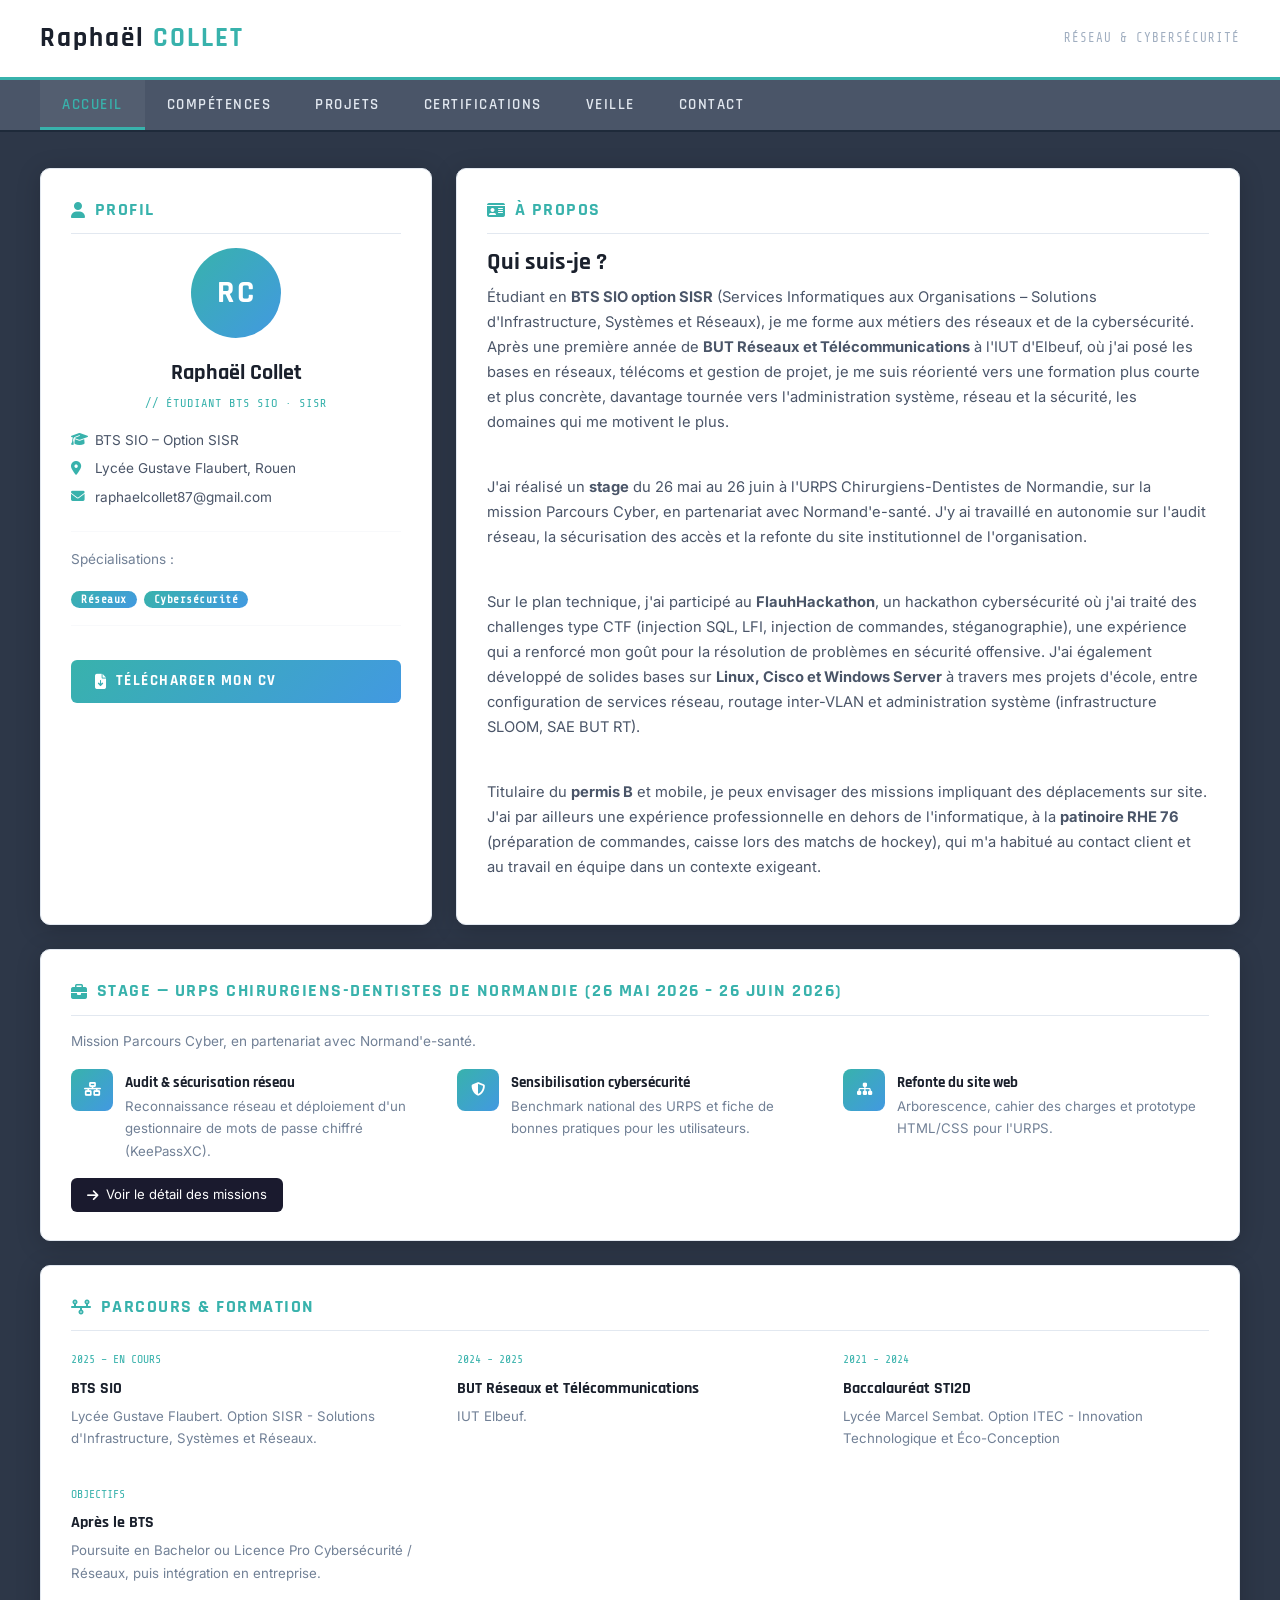
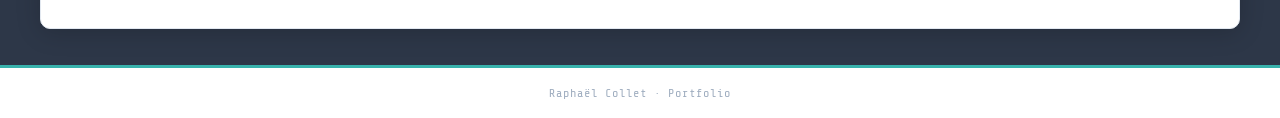
<file: index.html>
<!DOCTYPE html>
<html lang="fr">
<head>
  <meta charset="UTF-8">
  <meta name="viewport" content="width=device-width, initial-scale=1.0">
  <title>Raphaël COLLET — Réseau & Cybersécurité</title>
  <meta name="description" content="Portfolio de Raphaël COLLET, étudiant BTS SIO option SISR à Rouen : réseaux, cybersécurité, parcours, stage, projets et veille technologique.">
  <meta property="og:type" content="website">
  <meta property="og:site_name" content="Portfolio Raphaël COLLET">
  <meta property="og:title" content="Raphaël COLLET — Réseau & Cybersécurité">
  <meta property="og:description" content="Étudiant BTS SIO option SISR à Rouen, spécialisé en réseaux et cybersécurité. Parcours, stage, projets et veille technologique.">
  <meta property="og:image" content="og-image.png">
  <meta name="twitter:card" content="summary_large_image">
  <link rel="icon" type="image/svg+xml" href="favicon.svg">
  <link rel="stylesheet" href="https://cdn.jsdelivr.net/npm/bootstrap@5.3.3/dist/css/bootstrap.min.css">
  <link rel="stylesheet" href="https://cdnjs.cloudflare.com/ajax/libs/font-awesome/6.5.0/css/all.min.css">
  <link rel="stylesheet" href="css/style.css">
</head>
<body>

<header>
  <div class="logo-name">Raphaël <span>COLLET</span></div>
  <div class="header-tag">RÉSEAU & CYBERSÉCURITÉ</div>
</header>

<nav>
  <a href="index.html" class="active">Accueil</a>
  <a href="competences.html">Compétences</a>
  <a href="projets.html">Projets</a>
  <a href="certifications.html">Certifications</a>
  <a href="veille.html">Veille</a>
  <a href="contact.html">Contact</a>
</nav>

<main>
  <div class="grid-layout layout-home">

    <div class="card">
      <div class="card-title"><i class="fa-solid fa-user"></i> Profil</div>
      <div class="profile-avatar">RC</div>
      <div class="profile-name">Raphaël Collet</div>
      <div class="profile-role">// ÉTUDIANT BTS SIO · SISR</div>

      <div class="profile-info-row">
        <i class="fa-solid fa-graduation-cap"></i>
        BTS SIO – Option SISR
      </div>
      <div class="profile-info-row">
        <i class="fa-solid fa-location-dot"></i>
        Lycée Gustave Flaubert, Rouen
      </div>
      
      <div class="profile-info-row">
        <i class="fa-solid fa-envelope"></i>
        raphaelcollet87@gmail.com
      </div>

      <hr style="margin: 16px 0; border-color: #e2e8f0;">
      <p style="font-size:0.85rem; color:#718096; margin-bottom:14px;">Spécialisations :</p>
      <div>
        <span class="badge">Réseaux</span>
        <span class="badge">Cybersécurité</span>
      </div>
      <hr style="margin: 16px 0; border-color: #e2e8f0;">
      <a href="contact.html#cv" class="btn-cv"><i class="fa-solid fa-file-arrow-down"></i> Télécharger mon CV</a>
    </div>

    <div class="card">
      <div class="card-title"><i class="fa-solid fa-id-card"></i> À propos</div>
      <h2>Qui suis-je ?</h2>
      <p>
        Étudiant en <strong>BTS SIO option SISR</strong> (Services Informatiques aux Organisations – Solutions d'Infrastructure, Systèmes et Réseaux), je me forme aux métiers des réseaux et de la cybersécurité. Après une première année de <strong>BUT Réseaux et Télécommunications</strong> à l'IUT d'Elbeuf, où j'ai posé les bases en réseaux, télécoms et gestion de projet, je me suis réorienté vers une formation plus courte et plus concrète, davantage tournée vers l'administration système, réseau et la sécurité, les domaines qui me motivent le plus.
      </p>
      <br>
      <p>
        J'ai réalisé un <strong>stage</strong> du 26 mai au 26 juin à l'URPS Chirurgiens-Dentistes de Normandie, sur la mission Parcours Cyber, en partenariat avec Normand'e-santé. J'y ai travaillé en autonomie sur l'audit réseau, la sécurisation des accès et la refonte du site institutionnel de l'organisation.
      </p>
      <br>
      <p>
        Sur le plan technique, j'ai participé au <strong>FlauhHackathon</strong>, un hackathon cybersécurité où j'ai traité des challenges type CTF (injection SQL, LFI, injection de commandes, stéganographie), une expérience qui a renforcé mon goût pour la résolution de problèmes en sécurité offensive. J'ai également développé de solides bases sur <strong>Linux, Cisco et Windows Server</strong> à travers mes projets d'école, entre configuration de services réseau, routage inter-VLAN et administration système (infrastructure SLOOM, SAE BUT RT).
      </p>
      <br>
      <p>
        Titulaire du <strong>permis B</strong> et mobile, je peux envisager des missions impliquant des déplacements sur site. J'ai par ailleurs une expérience professionnelle en dehors de l'informatique, à la <strong>patinoire RHE 76</strong> (préparation de commandes, caisse lors des matchs de hockey), qui m'a habitué au contact client et au travail en équipe dans un contexte exigeant.
      </p>
    </div>

    <div class="card wide">
      <div class="card-title"><i class="fa-solid fa-briefcase"></i> Stage — URPS Chirurgiens-Dentistes de Normandie (26 mai 2026 – 26 juin 2026)</div>
      <p style="font-size:0.85rem; color:#718096; margin-bottom:16px;">Mission Parcours Cyber, en partenariat avec Normand'e-santé.</p>
      <div class="grid-3" style="gap:20px;">
        <div style="display:flex; align-items:flex-start; gap:12px;">
          <div class="cert-icon" style="font-size:0.85rem;"><i class="fa-solid fa-network-wired"></i></div>
          <div>
            <strong style="font-family:'Rajdhani',sans-serif; font-size:0.95rem;">Audit & sécurisation réseau</strong>
            <p style="font-size:0.83rem; color:#718096; margin:0;">Reconnaissance réseau et déploiement d'un gestionnaire de mots de passe chiffré (KeePassXC).</p>
          </div>
        </div>
        <div style="display:flex; align-items:flex-start; gap:12px;">
          <div class="cert-icon" style="font-size:0.85rem;"><i class="fa-solid fa-shield-halved"></i></div>
          <div>
            <strong style="font-family:'Rajdhani',sans-serif; font-size:0.95rem;">Sensibilisation cybersécurité</strong>
            <p style="font-size:0.83rem; color:#718096; margin:0;">Benchmark national des URPS et fiche de bonnes pratiques pour les utilisateurs.</p>
          </div>
        </div>
        <div style="display:flex; align-items:flex-start; gap:12px;">
          <div class="cert-icon" style="font-size:0.85rem;"><i class="fa-solid fa-sitemap"></i></div>
          <div>
            <strong style="font-family:'Rajdhani',sans-serif; font-size:0.95rem;">Refonte du site web</strong>
            <p style="font-size:0.83rem; color:#718096; margin:0;">Arborescence, cahier des charges et prototype HTML/CSS pour l'URPS.</p>
          </div>
        </div>
      </div>
      <div style="margin-top:16px;">
        <a href="projets.html" style="display:inline-flex; align-items:center; gap:8px; padding:7px 16px; background:#1a1a2e; color:#fff; border-radius:6px; font-size:0.82rem; text-decoration:none;">
          <i class="fa-solid fa-arrow-right"></i> Voir le détail des missions
        </a>
      </div>
    </div>

    <div class="card wide">
      <div class="card-title"><i class="fa-solid fa-timeline"></i> Parcours & Formation</div>
      <div class="grid-3" style="gap:20px; margin-top:6px;">
        <div>
          <div style="font-family:'Share Tech Mono',monospace; font-size:0.72rem; color:var(--accent); margin-bottom:6px;">2025 – EN COURS</div>
          <strong style="font-family:'Rajdhani',sans-serif; font-size:1rem; color:#1a202c;">BTS SIO</strong>
          <p style="font-size:0.83rem; color:#718096; margin-top:4px;">Lycée Gustave Flaubert. Option SISR - Solutions d'Infrastructure, Systèmes et Réseaux.</p>
        </div>
        <div>
          <div style="font-family:'Share Tech Mono',monospace; font-size:0.72rem; color:var(--accent); margin-bottom:6px;">2024 - 2025</div>
          <strong style="font-family:'Rajdhani',sans-serif; font-size:1rem; color:#1a202c;">BUT Réseaux et Télécommunications</strong>
          <p style="font-size:0.83rem; color:#718096; margin-top:4px;">IUT Elbeuf.</p>
        </div>
        <div>
          <div style="font-family:'Share Tech Mono',monospace; font-size:0.72rem; color:var(--accent); margin-bottom:6px;">2021 - 2024</div>
          <strong style="font-family:'Rajdhani',sans-serif; font-size:1rem; color:#1a202c;">Baccalauréat STI2D</strong>
          <p style="font-size:0.83rem; color:#718096; margin-top:4px;">Lycée Marcel Sembat. Option ITEC - Innovation Technologique et Éco-Conception</p>
        </div>
        <div>
          <div style="font-family:'Share Tech Mono',monospace; font-size:0.72rem; color:var(--accent); margin-bottom:6px;">OBJECTIFS</div>
          <strong style="font-family:'Rajdhani',sans-serif; font-size:1rem; color:#1a202c;">Après le BTS</strong>
          <p style="font-size:0.83rem; color:#718096; margin-top:4px;">Poursuite en Bachelor ou Licence Pro Cybersécurité / Réseaux, puis intégration en entreprise.</p>
        </div>
      </div>
    </div>

  </div>
</main>

<footer>
  Raphaël Collet · Portfolio
</footer>

<script src="https://cdn.jsdelivr.net/npm/bootstrap@5.3.3/dist/js/bootstrap.bundle.min.js"></script>
</body>
</html>
</file>
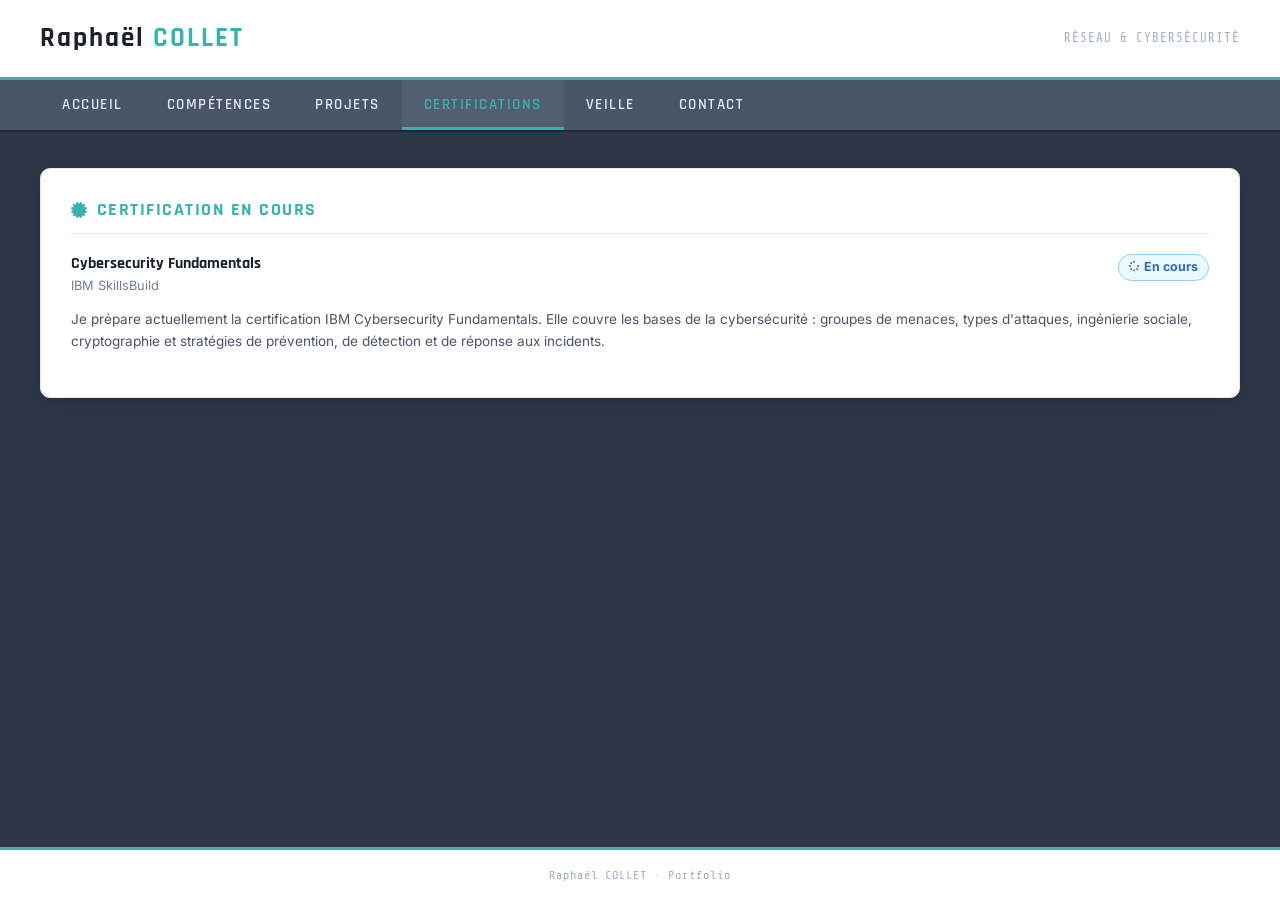
<file: certifications.html>
<!DOCTYPE html>
<html lang="fr">
<head>
  <meta charset="UTF-8">
  <meta name="viewport" content="width=device-width, initial-scale=1.0">
  <title>Certifications | Raphaël COLLET</title>
  <meta name="description" content="Certification en cours : IBM SkillsBuild Cybersecurity Fundamentals.">
  <meta property="og:type" content="website">
  <meta property="og:site_name" content="Portfolio Raphaël COLLET">
  <meta property="og:title" content="Certifications | Raphaël COLLET">
  <meta property="og:description" content="Certification en cours : IBM SkillsBuild Cybersecurity Fundamentals.">
  <meta property="og:image" content="og-image.png">
  <meta name="twitter:card" content="summary_large_image">
  <link rel="icon" type="image/svg+xml" href="favicon.svg">
  <link rel="stylesheet" href="https://cdn.jsdelivr.net/npm/bootstrap@5.3.3/dist/css/bootstrap.min.css">
  <link rel="stylesheet" href="https://cdnjs.cloudflare.com/ajax/libs/font-awesome/6.5.0/css/all.min.css">
  <link rel="stylesheet" href="css/style.css">
</head>
<body>

  <header>
    <div class="logo-name">Raphaël <span>COLLET</span></div>
    <div class="header-tag">RÉSEAU & CYBERSÉCURITÉ</div>
  </header>

  <nav>
    <a href="index.html">Accueil</a>
    <a href="competences.html">Compétences</a>
    <a href="projets.html">Projets</a>
    <a href="certifications.html" class="active">Certifications</a>
    <a href="veille.html">Veille</a>
    <a href="contact.html">Contact</a>
  </nav>

  <main>
    <div class="grid-layout layout-certs">

      <div class="card" style="grid-column: 1 / -1; width: 100%;">
        <div class="card-title"><i class="fa-solid fa-certificate"></i> Certification en cours</div>

        <div style="display:flex; justify-content:space-between; align-items:flex-start; gap:8px; margin-top:6px;">
          <div>
            <h4 style="font-family:'Rajdhani',sans-serif; font-weight:700; font-size:1rem; color:#1a202c; margin:0 0 2px;">Cybersecurity Fundamentals</h4>
            <p style="font-size:0.8rem; color:#718096; margin:0;">IBM SkillsBuild</p>
          </div>
          <span class="inprogress-badge"><i class="fa-solid fa-spinner fa-spin" style="font-size:0.65rem;"></i> En cours</span>
        </div>

        <p style="margin-top:12px; font-size:0.85rem; color:#4a5568; line-height:1.6;">
          Je prépare actuellement la certification IBM Cybersecurity Fundamentals. Elle couvre les bases de la cybersécurité : groupes de menaces, types d'attaques, ingénierie sociale, cryptographie et stratégies de prévention, de détection et de réponse aux incidents.
        </p>
      </div>

    </div>
  </main>

  <footer>
    Raphaël COLLET · Portfolio
  </footer>

  <script src="https://cdn.jsdelivr.net/npm/bootstrap@5.3.3/dist/js/bootstrap.bundle.min.js"></script>
</body>
</html>
</file>
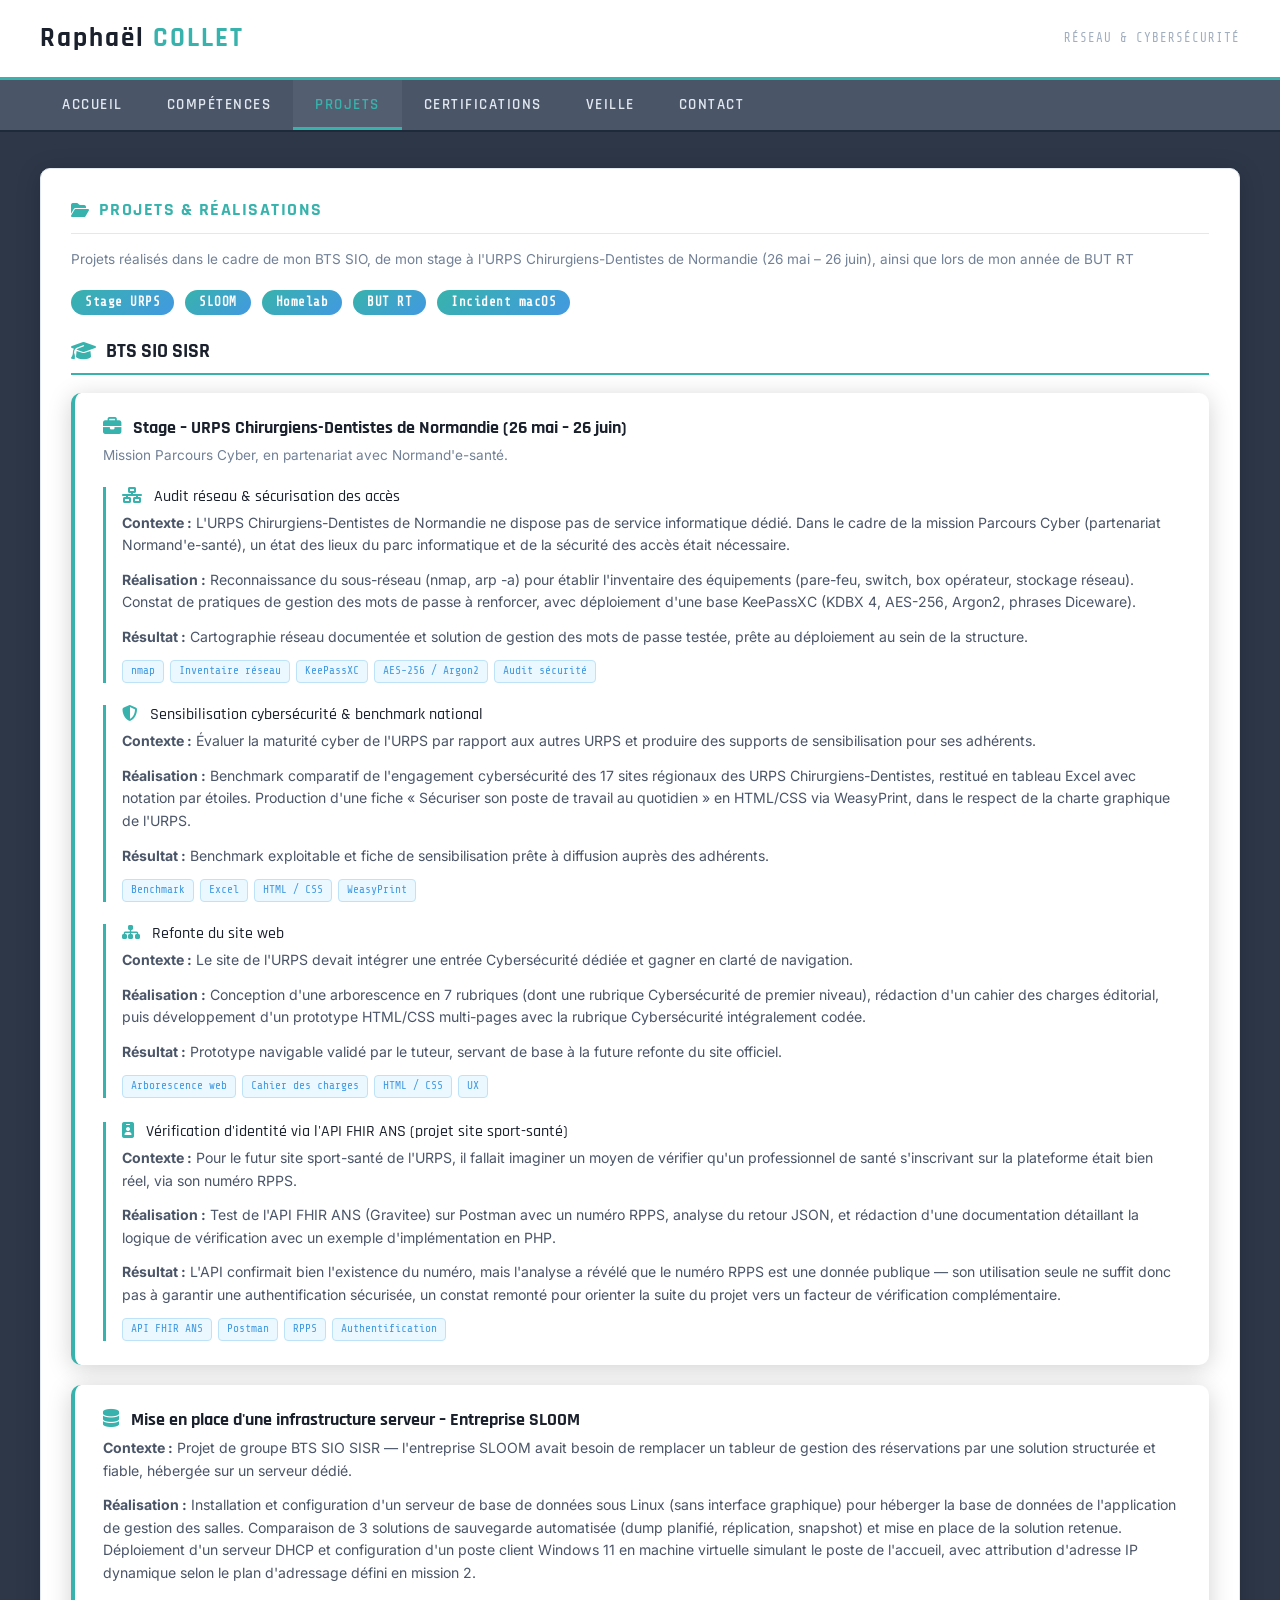
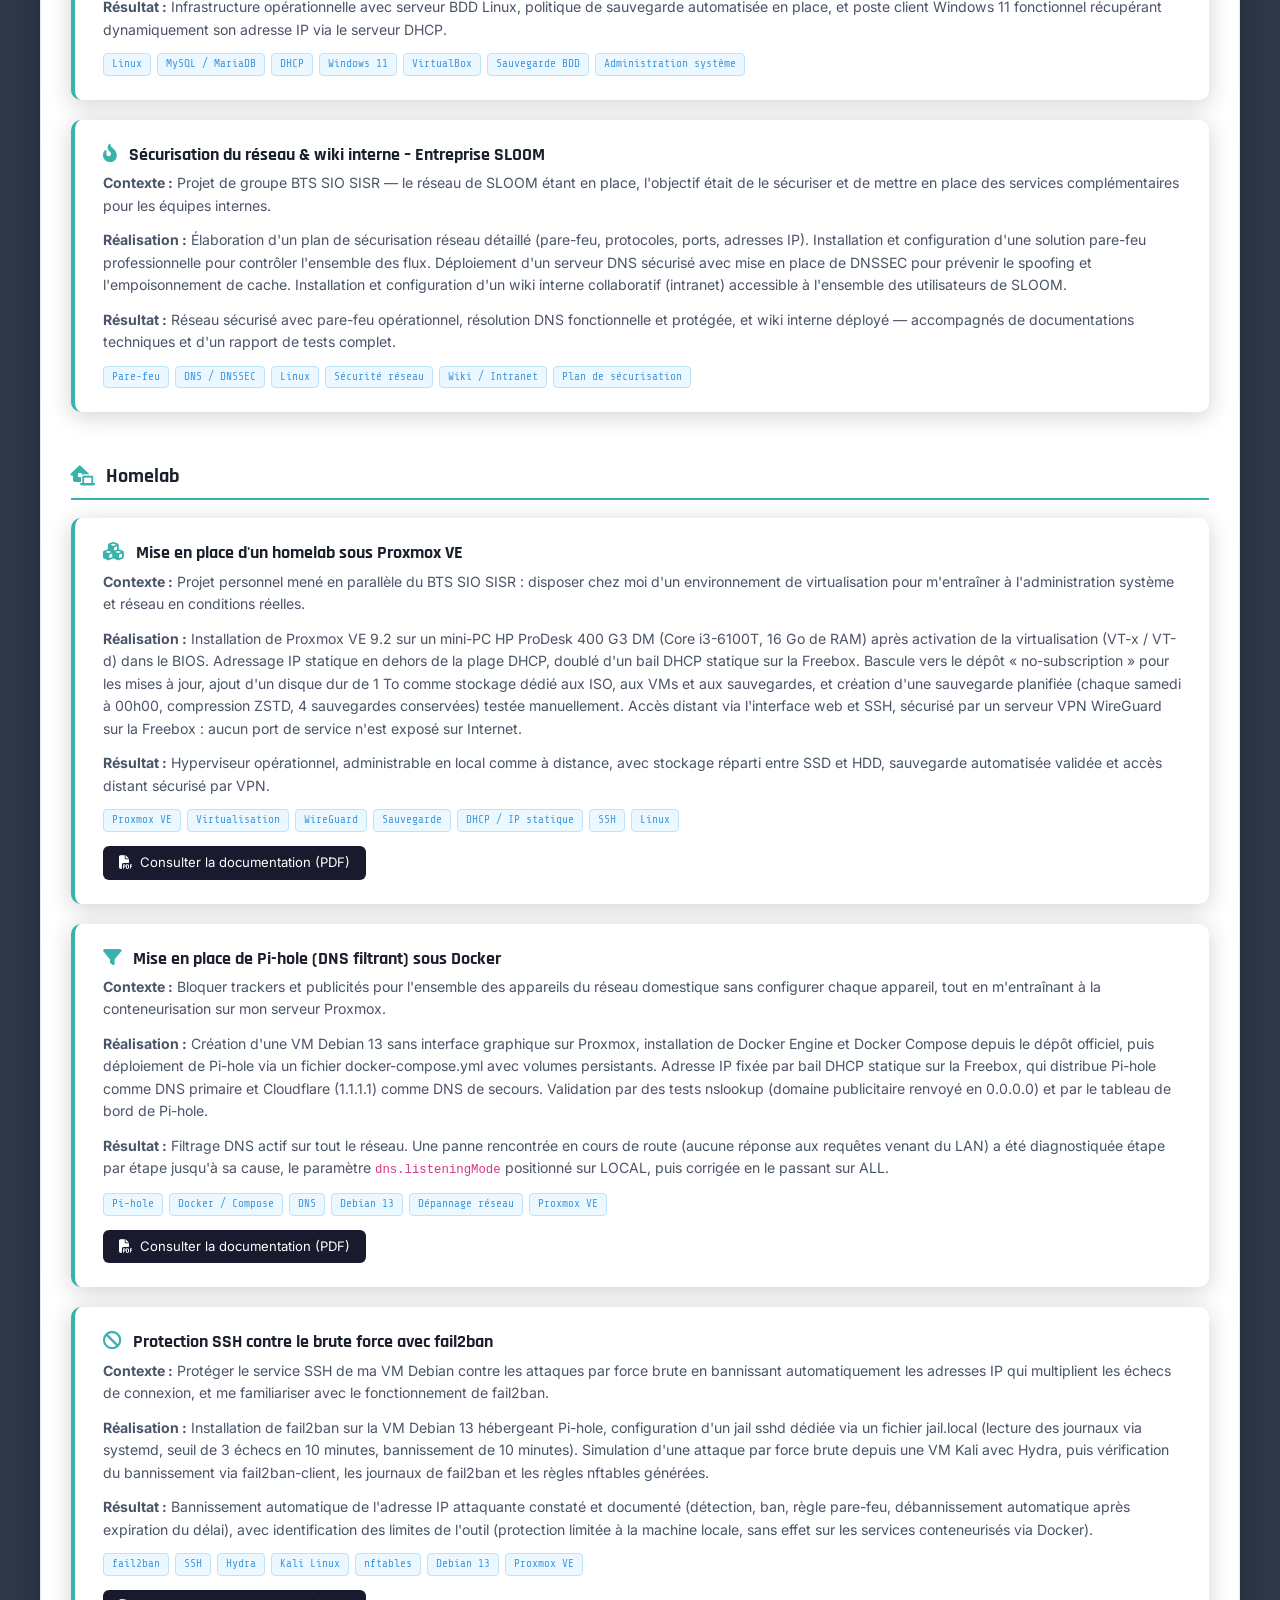
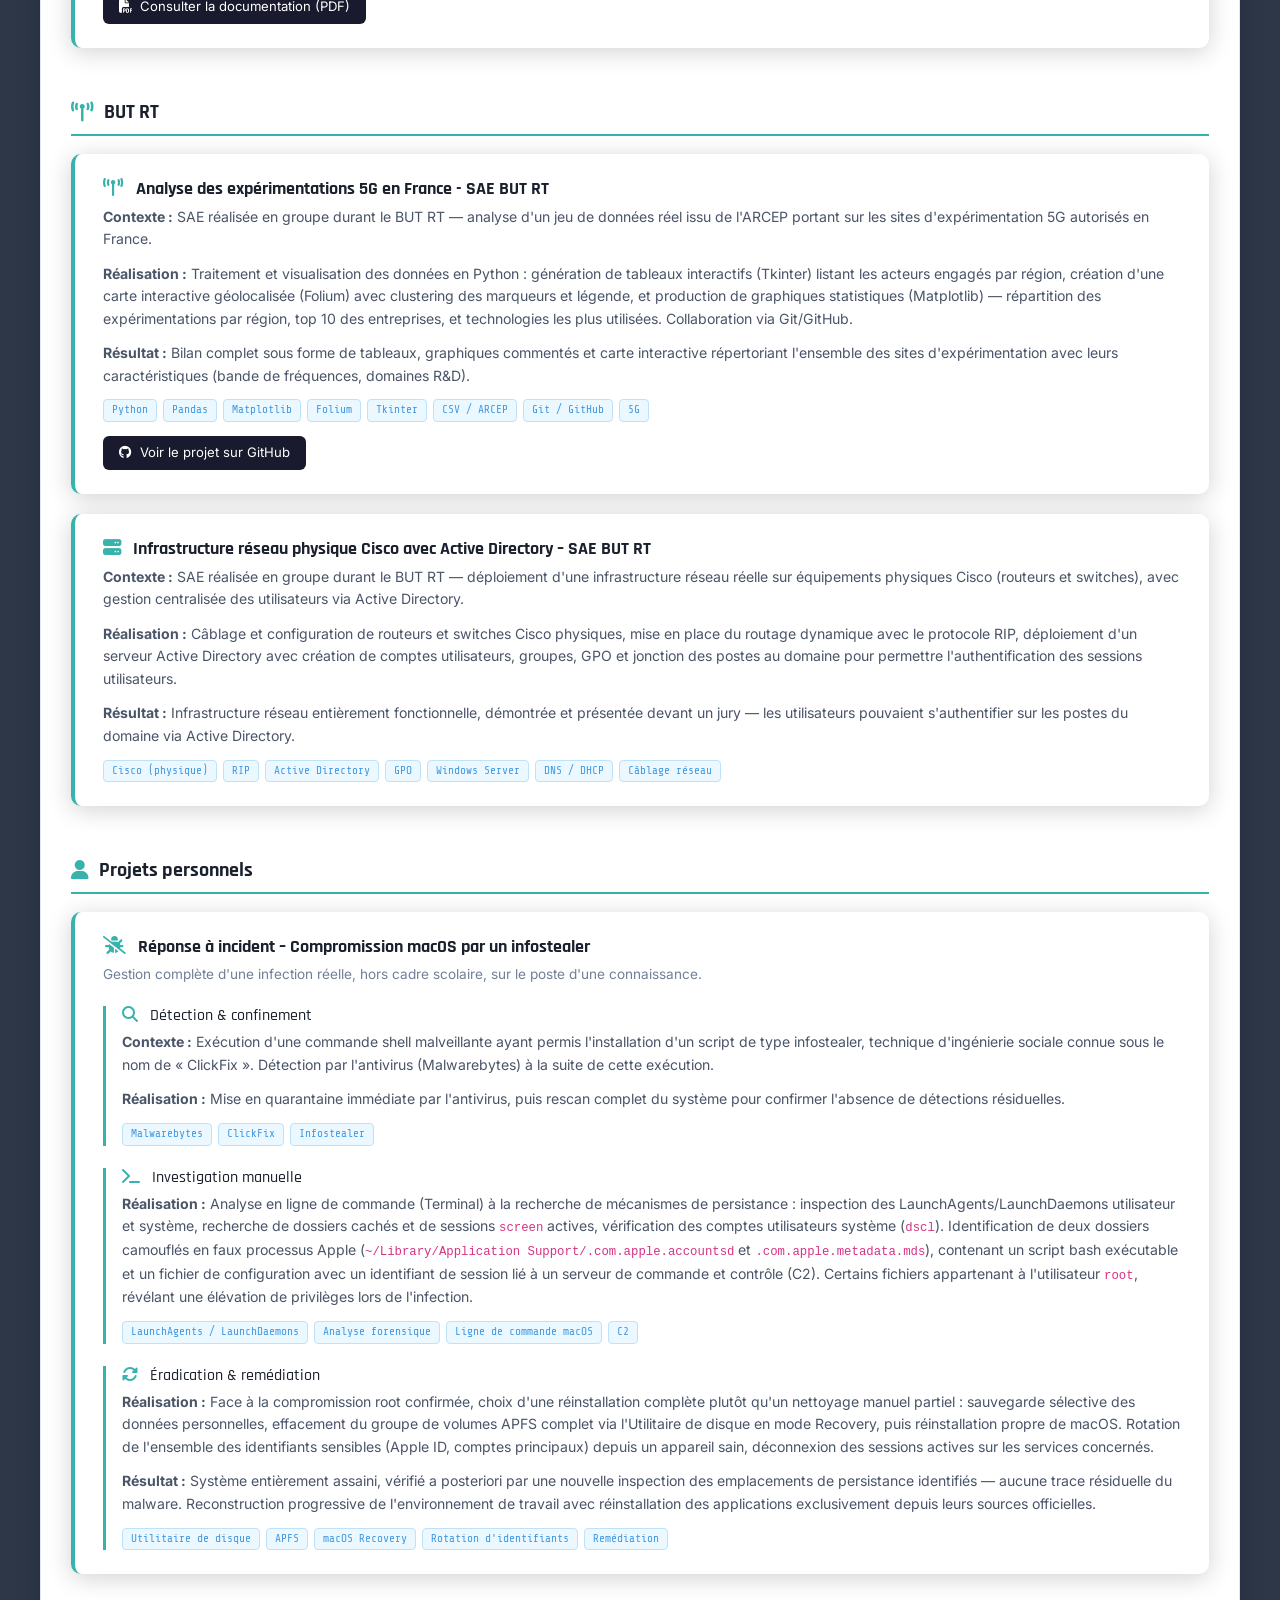
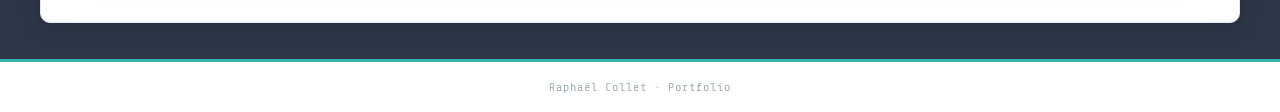
<file: projets.html>
<!DOCTYPE html>
<html lang="fr">
<head>
  <meta charset="UTF-8">
  <meta name="viewport" content="width=device-width, initial-scale=1.0">
  <title>Projets | Raphaël COLLET</title>
  <meta name="description" content="Projets de Raphaël COLLET : stage URPS Chirurgiens-Dentistes (audit réseau, API FHIR), infrastructure SLOOM, homelab Proxmox, SAE 5G ARCEP, réponse à incident macOS.">
  <meta property="og:type" content="website">
  <meta property="og:site_name" content="Portfolio Raphaël COLLET">
  <meta property="og:title" content="Projets | Raphaël COLLET">
  <meta property="og:description" content="Audit réseau et sécurisation d'accès, infrastructure serveur, visualisation 5G et réponse à incident : découvrez mes réalisations BTS SIO et BUT RT.">
  <meta property="og:image" content="og-image.png">
  <meta name="twitter:card" content="summary_large_image">
  <link rel="icon" type="image/svg+xml" href="favicon.svg">
  <link rel="stylesheet" href="https://cdn.jsdelivr.net/npm/bootstrap@5.3.3/dist/css/bootstrap.min.css">
  <link rel="stylesheet" href="https://cdnjs.cloudflare.com/ajax/libs/font-awesome/6.5.0/css/all.min.css">
  <link rel="stylesheet" href="css/style.css">
</head>
<body>

<header>
  <div class="logo-name">Raphaël <span>COLLET</span></div>
  <div class="header-tag">RÉSEAU & CYBERSÉCURITÉ</div>
</header>

<nav>
  <a href="index.html">Accueil</a>
  <a href="competences.html">Compétences</a>
  <a href="projets.html" class="active">Projets</a>
  <a href="certifications.html">Certifications</a>
  <a href="veille.html">Veille</a>
  <a href="contact.html">Contact</a>
</nav>

<main>
  <div class="grid-layout layout-projects">

    <div class="card" style="margin-bottom: 0;">
      <div class="card-title"><i class="fa-solid fa-folder-open"></i> Projets & Réalisations</div>
      <p style="font-size:0.85rem; color:#718096; margin-bottom:24px;">Projets réalisés dans le cadre de mon BTS SIO, de mon stage à l'URPS Chirurgiens-Dentistes de Normandie (26 mai – 26 juin), ainsi que lors de mon année de BUT RT</p>

      <div style="display:flex; flex-wrap:wrap; gap:8px; margin:-8px 0 24px;">
        <a class="badge" href="#stage-urps" style="text-decoration:none; padding:6px 14px; font-size:0.78rem;">Stage URPS</a>
        <a class="badge" href="#sloom" style="text-decoration:none; padding:6px 14px; font-size:0.78rem;">SLOOM</a>
        <a class="badge" href="#homelab" style="text-decoration:none; padding:6px 14px; font-size:0.78rem;">Homelab</a>
        <a class="badge" href="#but-rt" style="text-decoration:none; padding:6px 14px; font-size:0.78rem;">BUT RT</a>
        <a class="badge" href="#incident" style="text-decoration:none; padding:6px 14px; font-size:0.78rem;">Incident macOS</a>
      </div>

      <h2 style="font-family:'Rajdhani',sans-serif; font-size:1.25rem; color:#1a202c; margin:0 0 18px; padding-bottom:10px; border-bottom:2px solid var(--accent); display:flex; align-items:center; gap:10px;">
        <i class="fa-solid fa-graduation-cap" style="color:var(--accent);"></i> BTS SIO SISR
      </h2>

      <div class="project-card" id="stage-urps">
        <h3><i class="fa-solid fa-briefcase" style="color:var(--accent); margin-right:8px;"></i> Stage – URPS Chirurgiens-Dentistes de Normandie (26 mai – 26 juin)</h3>
        <p style="font-size:0.85rem; color:#718096; margin-bottom:20px;">Mission Parcours Cyber, en partenariat avec Normand'e-santé.</p>

        <div style="border-left:3px solid var(--accent); padding-left:16px; margin-bottom:22px;">
          <h4 style="font-family:'Rajdhani',sans-serif; font-size:1rem; color:#1a202c; margin-bottom:6px;">
            <i class="fa-solid fa-network-wired" style="color:var(--accent); margin-right:8px;"></i> Audit réseau & sécurisation des accès
          </h4>
          <p><strong>Contexte :</strong> L'URPS Chirurgiens-Dentistes de Normandie ne dispose pas de service informatique dédié. Dans le cadre de la mission Parcours Cyber (partenariat Normand'e-santé), un état des lieux du parc informatique et de la sécurité des accès était nécessaire.</p>
          <p><strong>Réalisation :</strong> Reconnaissance du sous-réseau (nmap, arp -a) pour établir l'inventaire des équipements (pare-feu, switch, box opérateur, stockage réseau). Constat de pratiques de gestion des mots de passe à renforcer, avec déploiement d'une base KeePassXC (KDBX 4, AES-256, Argon2, phrases Diceware).</p>
          <p><strong>Résultat :</strong> Cartographie réseau documentée et solution de gestion des mots de passe testée, prête au déploiement au sein de la structure.</p>
          <div class="project-tags">
            <span class="tag">nmap</span>
            <span class="tag">Inventaire réseau</span>
            <span class="tag">KeePassXC</span>
            <span class="tag">AES-256 / Argon2</span>
            <span class="tag">Audit sécurité</span>
          </div>
        </div>

        <div style="border-left:3px solid var(--accent); padding-left:16px; margin-bottom:22px;">
          <h4 style="font-family:'Rajdhani',sans-serif; font-size:1rem; color:#1a202c; margin-bottom:6px;">
            <i class="fa-solid fa-shield-halved" style="color:var(--accent); margin-right:8px;"></i> Sensibilisation cybersécurité & benchmark national
          </h4>
          <p><strong>Contexte :</strong> Évaluer la maturité cyber de l'URPS par rapport aux autres URPS et produire des supports de sensibilisation pour ses adhérents.</p>
          <p><strong>Réalisation :</strong> Benchmark comparatif de l'engagement cybersécurité des 17 sites régionaux des URPS Chirurgiens-Dentistes, restitué en tableau Excel avec notation par étoiles. Production d'une fiche « Sécuriser son poste de travail au quotidien » en HTML/CSS via WeasyPrint, dans le respect de la charte graphique de l'URPS.</p>
          <p><strong>Résultat :</strong> Benchmark exploitable et fiche de sensibilisation prête à diffusion auprès des adhérents.</p>
          <div class="project-tags">
            <span class="tag">Benchmark</span>
            <span class="tag">Excel</span>
            <span class="tag">HTML / CSS</span>
            <span class="tag">WeasyPrint</span>
          </div>
        </div>

        <div style="border-left:3px solid var(--accent); padding-left:16px;">
          <h4 style="font-family:'Rajdhani',sans-serif; font-size:1rem; color:#1a202c; margin-bottom:6px;">
            <i class="fa-solid fa-sitemap" style="color:var(--accent); margin-right:8px;"></i> Refonte du site web
          </h4>
          <p><strong>Contexte :</strong> Le site de l'URPS devait intégrer une entrée Cybersécurité dédiée et gagner en clarté de navigation.</p>
          <p><strong>Réalisation :</strong> Conception d'une arborescence en 7 rubriques (dont une rubrique Cybersécurité de premier niveau), rédaction d'un cahier des charges éditorial, puis développement d'un prototype HTML/CSS multi-pages avec la rubrique Cybersécurité intégralement codée.</p>
          <p><strong>Résultat :</strong> Prototype navigable validé par le tuteur, servant de base à la future refonte du site officiel.</p>
          <div class="project-tags">
            <span class="tag">Arborescence web</span>
            <span class="tag">Cahier des charges</span>
            <span class="tag">HTML / CSS</span>
            <span class="tag">UX</span>
          </div>
        </div>
      </br>
        <div style="border-left:3px solid var(--accent); padding-left:16px;">
          <h4 style="font-family:'Rajdhani',sans-serif; font-size:1rem; color:#1a202c; margin-bottom:6px;">
            <i class="fa-solid fa-id-badge" style="color:var(--accent); margin-right:8px;"></i> Vérification d'identité via l'API FHIR ANS (projet site sport-santé)
          </h4>
          <p><strong>Contexte :</strong> Pour le futur site sport-santé de l'URPS, il fallait imaginer un moyen de vérifier qu'un professionnel de santé s'inscrivant sur la plateforme était bien réel, via son numéro RPPS.</p>
          <p><strong>Réalisation :</strong> Test de l'API FHIR ANS (Gravitee) sur Postman avec un numéro RPPS, analyse du retour JSON, et rédaction d'une documentation détaillant la logique de vérification avec un exemple d'implémentation en PHP.</p>
          <p><strong>Résultat :</strong> L'API confirmait bien l'existence du numéro, mais l'analyse a révélé que le numéro RPPS est une donnée publique — son utilisation seule ne suffit donc pas à garantir une authentification sécurisée, un constat remonté pour orienter la suite du projet vers un facteur de vérification complémentaire.</p>
          <div class="project-tags">
            <span class="tag">API FHIR ANS</span>
            <span class="tag">Postman</span>
            <span class="tag">RPPS</span>
            <span class="tag">Authentification</span>
          </div>
        </div>
      </div>

      <div class="project-card" id="sloom">
        <h3><i class="fa-solid fa-database" style="color:var(--accent); margin-right:8px;"></i> Mise en place d'une infrastructure serveur – Entreprise SLOOM</h3>
        <p><strong>Contexte :</strong> Projet de groupe BTS SIO SISR — l'entreprise SLOOM avait besoin de remplacer un tableur de gestion des réservations par une solution structurée et fiable, hébergée sur un serveur dédié.</p>
        <p><strong>Réalisation :</strong> Installation et configuration d'un serveur de base de données sous Linux (sans interface graphique) pour héberger la base de données de l'application de gestion des salles. Comparaison de 3 solutions de sauvegarde automatisée (dump planifié, réplication, snapshot) et mise en place de la solution retenue. Déploiement d'un serveur DHCP et configuration d'un poste client Windows 11 en machine virtuelle simulant le poste de l'accueil, avec attribution d'adresse IP dynamique selon le plan d'adressage défini en mission 2.</p>
        <p><strong>Résultat :</strong> Infrastructure opérationnelle avec serveur BDD Linux, politique de sauvegarde automatisée en place, et poste client Windows 11 fonctionnel récupérant dynamiquement son adresse IP via le serveur DHCP.</p>
        <div class="project-tags">
          <span class="tag">Linux</span>
          <span class="tag">MySQL / MariaDB</span>
          <span class="tag">DHCP</span>
          <span class="tag">Windows 11</span>
          <span class="tag">VirtualBox</span>
          <span class="tag">Sauvegarde BDD</span>
          <span class="tag">Administration système</span>
        </div>
      </div>

      <div class="project-card">
        <h3><i class="fa-solid fa-fire-flame-curved" style="color:var(--accent); margin-right:8px;"></i> Sécurisation du réseau & wiki interne – Entreprise SLOOM</h3>
        <p><strong>Contexte :</strong> Projet de groupe BTS SIO SISR — le réseau de SLOOM étant en place, l'objectif était de le sécuriser et de mettre en place des services complémentaires pour les équipes internes.</p>
        <p><strong>Réalisation :</strong> Élaboration d'un plan de sécurisation réseau détaillé (pare-feu, protocoles, ports, adresses IP). Installation et configuration d'une solution pare-feu professionnelle pour contrôler l'ensemble des flux. Déploiement d'un serveur DNS sécurisé avec mise en place de DNSSEC pour prévenir le spoofing et l'empoisonnement de cache. Installation et configuration d'un wiki interne collaboratif (intranet) accessible à l'ensemble des utilisateurs de SLOOM.</p>
        <p><strong>Résultat :</strong> Réseau sécurisé avec pare-feu opérationnel, résolution DNS fonctionnelle et protégée, et wiki interne déployé — accompagnés de documentations techniques et d'un rapport de tests complet.</p>
        <div class="project-tags">
          <span class="tag">Pare-feu</span>
          <span class="tag">DNS / DNSSEC</span>
          <span class="tag">Linux</span>
          <span class="tag">Sécurité réseau</span>
          <span class="tag">Wiki / Intranet</span>
          <span class="tag">Plan de sécurisation</span>
        </div>
      </div>

      <h2 id="homelab" style="font-family:'Rajdhani',sans-serif; font-size:1.25rem; color:#1a202c; margin:32px 0 18px; padding-bottom:10px; border-bottom:2px solid var(--accent); display:flex; align-items:center; gap:10px;">
        <i class="fa-solid fa-house-laptop" style="color:var(--accent);"></i> Homelab
      </h2>

      <div class="project-card">
        <h3><i class="fa-solid fa-cubes" style="color:var(--accent); margin-right:8px;"></i> Mise en place d'un homelab sous Proxmox VE</h3>
        <p><strong>Contexte :</strong> Projet personnel mené en parallèle du BTS SIO SISR : disposer chez moi d'un environnement de virtualisation pour m'entraîner à l'administration système et réseau en conditions réelles.</p>
        <p><strong>Réalisation :</strong> Installation de Proxmox VE 9.2 sur un mini-PC HP ProDesk 400 G3 DM (Core i3-6100T, 16 Go de RAM) après activation de la virtualisation (VT-x / VT-d) dans le BIOS. Adressage IP statique en dehors de la plage DHCP, doublé d'un bail DHCP statique sur la Freebox. Bascule vers le dépôt « no-subscription » pour les mises à jour, ajout d'un disque dur de 1 To comme stockage dédié aux ISO, aux VMs et aux sauvegardes, et création d'une sauvegarde planifiée (chaque samedi à 00h00, compression ZSTD, 4 sauvegardes conservées) testée manuellement. Accès distant via l'interface web et SSH, sécurisé par un serveur VPN WireGuard sur la Freebox : aucun port de service n'est exposé sur Internet.</p>
        <p><strong>Résultat :</strong> Hyperviseur opérationnel, administrable en local comme à distance, avec stockage réparti entre SSD et HDD, sauvegarde automatisée validée et accès distant sécurisé par VPN.</p>
        <div class="project-tags">
          <span class="tag">Proxmox VE</span>
          <span class="tag">Virtualisation</span>
          <span class="tag">WireGuard</span>
          <span class="tag">Sauvegarde</span>
          <span class="tag">DHCP / IP statique</span>
          <span class="tag">SSH</span>
          <span class="tag">Linux</span>
        </div>
        <a href="pdf/mise_en_place_proxmox.pdf" target="_blank" style="display:inline-flex; align-items:center; gap:8px; margin-top:14px; padding:7px 16px; background:#1a1a2e; color:#fff; border-radius:6px; font-size:0.82rem; text-decoration:none; transition:opacity 0.2s;">
          <i class="fa-solid fa-file-pdf"></i> Consulter la documentation (PDF)
        </a>
      </div>

      <div class="project-card">
        <h3><i class="fa-solid fa-filter" style="color:var(--accent); margin-right:8px;"></i> Mise en place de Pi-hole (DNS filtrant) sous Docker</h3>
        <p><strong>Contexte :</strong> Bloquer trackers et publicités pour l'ensemble des appareils du réseau domestique sans configurer chaque appareil, tout en m'entraînant à la conteneurisation sur mon serveur Proxmox.</p>
        <p><strong>Réalisation :</strong> Création d'une VM Debian 13 sans interface graphique sur Proxmox, installation de Docker Engine et Docker Compose depuis le dépôt officiel, puis déploiement de Pi-hole via un fichier docker-compose.yml avec volumes persistants. Adresse IP fixée par bail DHCP statique sur la Freebox, qui distribue Pi-hole comme DNS primaire et Cloudflare (1.1.1.1) comme DNS de secours. Validation par des tests nslookup (domaine publicitaire renvoyé en 0.0.0.0) et par le tableau de bord de Pi-hole.</p>
        <p><strong>Résultat :</strong> Filtrage DNS actif sur tout le réseau. Une panne rencontrée en cours de route (aucune réponse aux requêtes venant du LAN) a été diagnostiquée étape par étape jusqu'à sa cause, le paramètre <code>dns.listeningMode</code> positionné sur LOCAL, puis corrigée en le passant sur ALL.</p>
        <div class="project-tags">
          <span class="tag">Pi-hole</span>
          <span class="tag">Docker / Compose</span>
          <span class="tag">DNS</span>
          <span class="tag">Debian 13</span>
          <span class="tag">Dépannage réseau</span>
          <span class="tag">Proxmox VE</span>
        </div>
        <a href="pdf/mise_en_place_pi_hole.pdf" target="_blank" style="display:inline-flex; align-items:center; gap:8px; margin-top:14px; padding:7px 16px; background:#1a1a2e; color:#fff; border-radius:6px; font-size:0.82rem; text-decoration:none; transition:opacity 0.2s;">
          <i class="fa-solid fa-file-pdf"></i> Consulter la documentation (PDF)
        </a>
      </div>

      <div class="project-card">
        <h3><i class="fa-solid fa-ban" style="color:var(--accent); margin-right:8px;"></i> Protection SSH contre le brute force avec fail2ban</h3>
        <p><strong>Contexte :</strong> Protéger le service SSH de ma VM Debian contre les attaques par force brute en bannissant automatiquement les adresses IP qui multiplient les échecs de connexion, et me familiariser avec le fonctionnement de fail2ban.</p>
        <p><strong>Réalisation :</strong> Installation de fail2ban sur la VM Debian 13 hébergeant Pi-hole, configuration d'un jail sshd dédiée via un fichier jail.local (lecture des journaux via systemd, seuil de 3 échecs en 10 minutes, bannissement de 10 minutes). Simulation d'une attaque par force brute depuis une VM Kali avec Hydra, puis vérification du bannissement via fail2ban-client, les journaux de fail2ban et les règles nftables générées.</p>
        <p><strong>Résultat :</strong> Bannissement automatique de l'adresse IP attaquante constaté et documenté (détection, ban, règle pare-feu, débannissement automatique après expiration du délai), avec identification des limites de l'outil (protection limitée à la machine locale, sans effet sur les services conteneurisés via Docker).</p>
        <div class="project-tags">
          <span class="tag">fail2ban</span>
          <span class="tag">SSH</span>
          <span class="tag">Hydra</span>
          <span class="tag">Kali Linux</span>
          <span class="tag">nftables</span>
          <span class="tag">Debian 13</span>
          <span class="tag">Proxmox VE</span>
        </div>
        <a href="pdf/mise_en_place_fail2ban.pdf" target="_blank" style="display:inline-flex; align-items:center; gap:8px; margin-top:14px; padding:7px 16px; background:#1a1a2e; color:#fff; border-radius:6px; font-size:0.82rem; text-decoration:none; transition:opacity 0.2s;">
          <i class="fa-solid fa-file-pdf"></i> Consulter la documentation (PDF)
        </a>
      </div>

      <h2 id="but-rt" style="font-family:'Rajdhani',sans-serif; font-size:1.25rem; color:#1a202c; margin:32px 0 18px; padding-bottom:10px; border-bottom:2px solid var(--accent); display:flex; align-items:center; gap:10px;">
        <i class="fa-solid fa-tower-broadcast" style="color:var(--accent);"></i> BUT RT
      </h2>

      <div class="project-card">
        <h3><i class="fa-solid fa-tower-broadcast" style="color:var(--accent); margin-right:8px;"></i> Analyse des expérimentations 5G en France - SAE BUT RT</h3>
        <p><strong>Contexte :</strong> SAE réalisée en groupe durant le BUT RT — analyse d'un jeu de données réel issu de l'ARCEP portant sur les sites d'expérimentation 5G autorisés en France.</p>
        <p><strong>Réalisation :</strong> Traitement et visualisation des données en Python : génération de tableaux interactifs (Tkinter) listant les acteurs engagés par région, création d'une carte interactive géolocalisée (Folium) avec clustering des marqueurs et légende, et production de graphiques statistiques (Matplotlib) — répartition des expérimentations par région, top 10 des entreprises, et technologies les plus utilisées. Collaboration via Git/GitHub.</p>
        <p><strong>Résultat :</strong> Bilan complet sous forme de tableaux, graphiques commentés et carte interactive répertoriant l'ensemble des sites d'expérimentation avec leurs caractéristiques (bande de fréquences, domaines R&D).</p>
        <div class="project-tags">
          <span class="tag">Python</span>
          <span class="tag">Pandas</span>
          <span class="tag">Matplotlib</span>
          <span class="tag">Folium</span>
          <span class="tag">Tkinter</span>
          <span class="tag">CSV / ARCEP</span>
          <span class="tag">Git / GitHub</span>
          <span class="tag">5G</span>
        </div>
        <a href="https://github.com/Leocqrl/SAE15" target="_blank" style="display:inline-flex; align-items:center; gap:8px; margin-top:14px; padding:7px 16px; background:#1a1a2e; color:#fff; border-radius:6px; font-size:0.82rem; text-decoration:none; transition:opacity 0.2s;">
          <i class="fa-brands fa-github"></i> Voir le projet sur GitHub
        </a>
      </div>

      <div class="project-card">
        <h3><i class="fa-solid fa-server" style="color:var(--accent); margin-right:8px;"></i> Infrastructure réseau physique Cisco avec Active Directory – SAE BUT RT</h3>
        <p><strong>Contexte :</strong> SAE réalisée en groupe durant le BUT RT — déploiement d'une infrastructure réseau réelle sur équipements physiques Cisco (routeurs et switches), avec gestion centralisée des utilisateurs via Active Directory.</p>
        <p><strong>Réalisation :</strong> Câblage et configuration de routeurs et switches Cisco physiques, mise en place du routage dynamique avec le protocole RIP, déploiement d'un serveur Active Directory avec création de comptes utilisateurs, groupes, GPO et jonction des postes au domaine pour permettre l'authentification des sessions utilisateurs.</p>
        <p><strong>Résultat :</strong> Infrastructure réseau entièrement fonctionnelle, démontrée et présentée devant un jury — les utilisateurs pouvaient s'authentifier sur les postes du domaine via Active Directory.</p>
        <div class="project-tags">
          <span class="tag">Cisco (physique)</span>
          <span class="tag">RIP</span>
          <span class="tag">Active Directory</span>
          <span class="tag">GPO</span>
          <span class="tag">Windows Server</span>
          <span class="tag">DNS / DHCP</span>
          <span class="tag">Câblage réseau</span>
        </div>
      </div>

      <h2 style="font-family:'Rajdhani',sans-serif; font-size:1.25rem; color:#1a202c; margin:32px 0 18px; padding-bottom:10px; border-bottom:2px solid var(--accent); display:flex; align-items:center; gap:10px;">
        <i class="fa-solid fa-user" style="color:var(--accent);"></i> Projets personnels
      </h2>

      <div class="project-card" id="incident">
        <h3><i class="fa-solid fa-bug-slash" style="color:var(--accent); margin-right:8px;"></i> Réponse à incident – Compromission macOS par un infostealer</h3>
        <p style="font-size:0.85rem; color:#718096; margin-bottom:20px;">Gestion complète d'une infection réelle, hors cadre scolaire, sur le poste d'une connaissance.</p>

        <div style="border-left:3px solid var(--accent); padding-left:16px; margin-bottom:22px;">
          <h4 style="font-family:'Rajdhani',sans-serif; font-size:1rem; color:#1a202c; margin-bottom:6px;">
            <i class="fa-solid fa-magnifying-glass" style="color:var(--accent); margin-right:8px;"></i> Détection & confinement
          </h4>
          <p><strong>Contexte :</strong> Exécution d'une commande shell malveillante ayant permis l'installation d'un script de type infostealer, technique d'ingénierie sociale connue sous le nom de « ClickFix ». Détection par l'antivirus (Malwarebytes) à la suite de cette exécution.</p>
          <p><strong>Réalisation :</strong> Mise en quarantaine immédiate par l'antivirus, puis rescan complet du système pour confirmer l'absence de détections résiduelles.</p>
          <div class="project-tags">
            <span class="tag">Malwarebytes</span>
            <span class="tag">ClickFix</span>
            <span class="tag">Infostealer</span>
          </div>
        </div>

        <div style="border-left:3px solid var(--accent); padding-left:16px; margin-bottom:22px;">
          <h4 style="font-family:'Rajdhani',sans-serif; font-size:1rem; color:#1a202c; margin-bottom:6px;">
            <i class="fa-solid fa-terminal" style="color:var(--accent); margin-right:8px;"></i> Investigation manuelle
          </h4>
          <p><strong>Réalisation :</strong> Analyse en ligne de commande (Terminal) à la recherche de mécanismes de persistance : inspection des LaunchAgents/LaunchDaemons utilisateur et système, recherche de dossiers cachés et de sessions <code>screen</code> actives, vérification des comptes utilisateurs système (<code>dscl</code>). Identification de deux dossiers camouflés en faux processus Apple (<code>~/Library/Application Support/.com.apple.accountsd</code> et <code>.com.apple.metadata.mds</code>), contenant un script bash exécutable et un fichier de configuration avec un identifiant de session lié à un serveur de commande et contrôle (C2). Certains fichiers appartenant à l'utilisateur <code>root</code>, révélant une élévation de privilèges lors de l'infection.</p>
          <div class="project-tags">
            <span class="tag">LaunchAgents / LaunchDaemons</span>
            <span class="tag">Analyse forensique</span>
            <span class="tag">Ligne de commande macOS</span>
            <span class="tag">C2</span>
          </div>
        </div>

        <div style="border-left:3px solid var(--accent); padding-left:16px;">
          <h4 style="font-family:'Rajdhani',sans-serif; font-size:1rem; color:#1a202c; margin-bottom:6px;">
            <i class="fa-solid fa-rotate" style="color:var(--accent); margin-right:8px;"></i> Éradication & remédiation
          </h4>
          <p><strong>Réalisation :</strong> Face à la compromission root confirmée, choix d'une réinstallation complète plutôt qu'un nettoyage manuel partiel : sauvegarde sélective des données personnelles, effacement du groupe de volumes APFS complet via l'Utilitaire de disque en mode Recovery, puis réinstallation propre de macOS. Rotation de l'ensemble des identifiants sensibles (Apple ID, comptes principaux) depuis un appareil sain, déconnexion des sessions actives sur les services concernés.</p>
          <p><strong>Résultat :</strong> Système entièrement assaini, vérifié a posteriori par une nouvelle inspection des emplacements de persistance identifiés — aucune trace résiduelle du malware. Reconstruction progressive de l'environnement de travail avec réinstallation des applications exclusivement depuis leurs sources officielles.</p>
          <div class="project-tags">
            <span class="tag">Utilitaire de disque</span>
            <span class="tag">APFS</span>
            <span class="tag">macOS Recovery</span>
            <span class="tag">Rotation d'identifiants</span>
            <span class="tag">Remédiation</span>
          </div>
        </div>
      </div>
    </div>
  </div>
</main>

<footer>
  Raphaël Collet · Portfolio
</footer>

<script src="https://cdn.jsdelivr.net/npm/bootstrap@5.3.3/dist/js/bootstrap.bundle.min.js"></script>
</body>
</html>
</file>
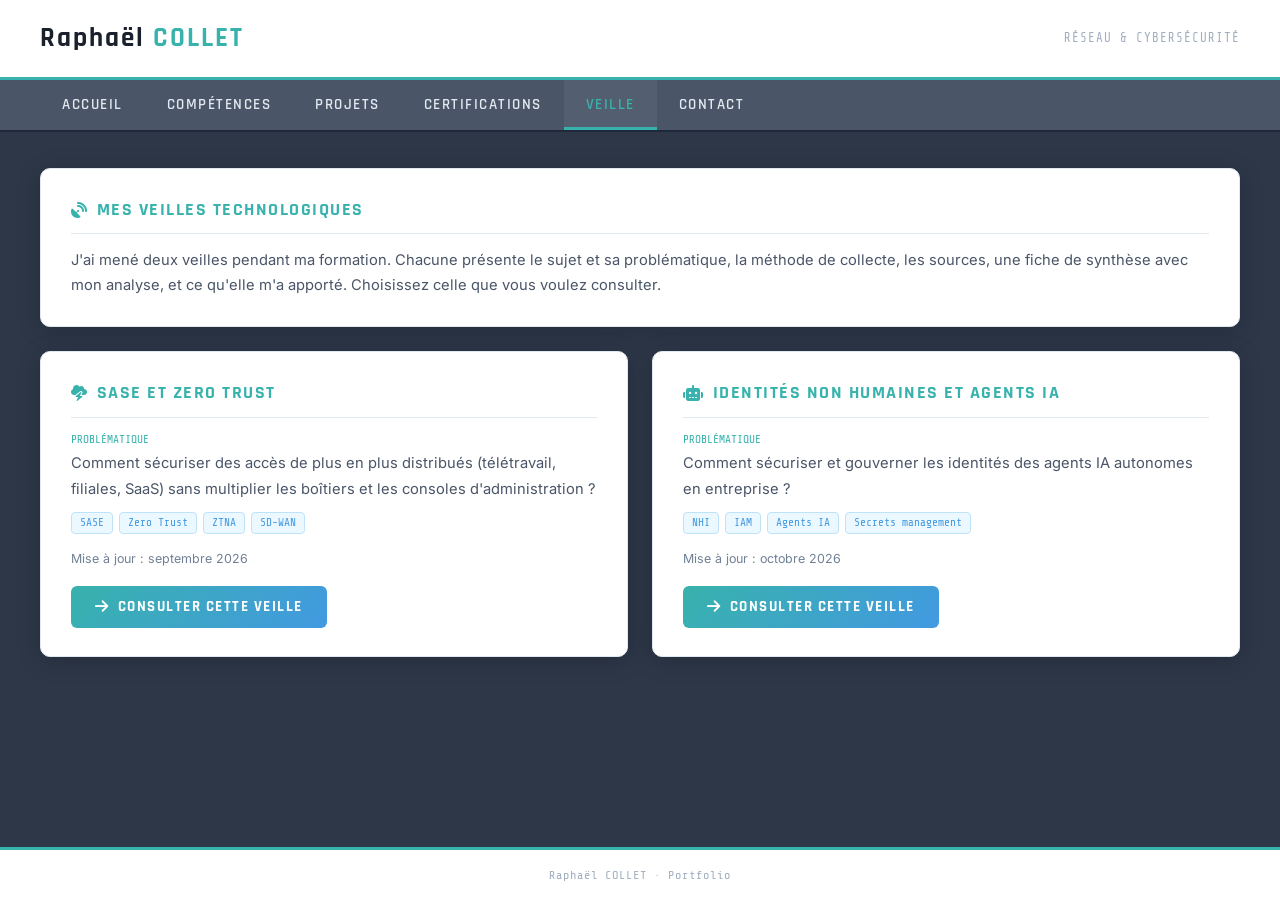
<file: veille.html>
<!DOCTYPE html>
<html lang="fr">
<head>
  <meta charset="UTF-8">
  <meta name="viewport" content="width=device-width, initial-scale=1.0">
  <title>Veille technologique | Raphaël COLLET</title>
  <meta name="description" content="Veilles technologiques de Raphaël COLLET : SASE et Zero Trust, identités non humaines (NHI) et agents IA.">
  <meta property="og:type" content="website">
  <meta property="og:site_name" content="Portfolio Raphaël COLLET">
  <meta property="og:title" content="Veille technologique | Raphaël COLLET">
  <meta property="og:description" content="Mes deux veilles : SASE et Zero Trust, identités non humaines (NHI) et agents IA.">
  <meta property="og:image" content="og-image.png">
  <meta name="twitter:card" content="summary_large_image">
  <link rel="icon" type="image/svg+xml" href="favicon.svg">
  <link rel="stylesheet" href="https://cdn.jsdelivr.net/npm/bootstrap@5.3.3/dist/css/bootstrap.min.css">
  <link rel="stylesheet" href="https://cdnjs.cloudflare.com/ajax/libs/font-awesome/6.5.0/css/all.min.css">
  <link rel="stylesheet" href="css/style.css">
</head>
<body>

<header>
  <div class="logo-name">Raphaël <span>COLLET</span></div>
  <div class="header-tag">RÉSEAU & CYBERSÉCURITÉ</div>
</header>

<nav>
  <a href="index.html">Accueil</a>
  <a href="competences.html">Compétences</a>
  <a href="projets.html">Projets</a>
  <a href="certifications.html">Certifications</a>
  <a href="veille.html" class="active">Veille</a>
  <a href="contact.html">Contact</a>
</nav>

<main>
  <div class="grid-layout layout-veille">

    <!-- INTRODUCTION -->
    <div class="card" style="grid-column: 1 / -1;">
      <div class="card-title"><i class="fa-solid fa-satellite-dish"></i> Mes veilles technologiques</div>
      <p class="v-text" style="margin-bottom:0;">J'ai mené deux veilles pendant ma formation. Chacune présente le sujet et sa problématique, la méthode de collecte, les sources, une fiche de synthèse avec mon analyse, et ce qu'elle m'a apporté. Choisissez celle que vous voulez consulter.</p>
    </div>

    <!-- VEILLE SASE -->
    <div class="card veille-choice">
      <div class="card-title"><i class="fa-solid fa-cloud-bolt"></i> SASE et Zero Trust</div>
      <div class="v-label">PROBLÉMATIQUE</div>
      <p class="v-text">Comment sécuriser des accès de plus en plus distribués (télétravail, filiales, SaaS) sans multiplier les boîtiers et les consoles d'administration ?</p>
      <div class="project-tags"><span class="tag">SASE</span><span class="tag">Zero Trust</span><span class="tag">ZTNA</span><span class="tag">SD-WAN</span></div>
      <p class="veille-meta">Mise à jour : septembre 2026</p>
      <a class="btn-cv" href="veille/sase.html"><i class="fa-solid fa-arrow-right"></i> Consulter cette veille</a>
    </div>

    <!-- VEILLE NHI -->
    <div class="card veille-choice">
      <div class="card-title"><i class="fa-solid fa-robot"></i> Identités non humaines et agents IA</div>
      <div class="v-label">PROBLÉMATIQUE</div>
      <p class="v-text">Comment sécuriser et gouverner les identités des agents IA autonomes en entreprise ?</p>
      <div class="project-tags"><span class="tag">NHI</span><span class="tag">IAM</span><span class="tag">Agents IA</span><span class="tag">Secrets management</span></div>
      <p class="veille-meta">Mise à jour : octobre 2026</p>
      <a class="btn-cv" href="veille/nhi.html"><i class="fa-solid fa-arrow-right"></i> Consulter cette veille</a>
    </div>

  </div>
</main>

<footer>
  Raphaël COLLET · Portfolio
</footer>

<script src="https://cdn.jsdelivr.net/npm/bootstrap@5.3.3/dist/js/bootstrap.bundle.min.js"></script>
</body>
</html>
</file>
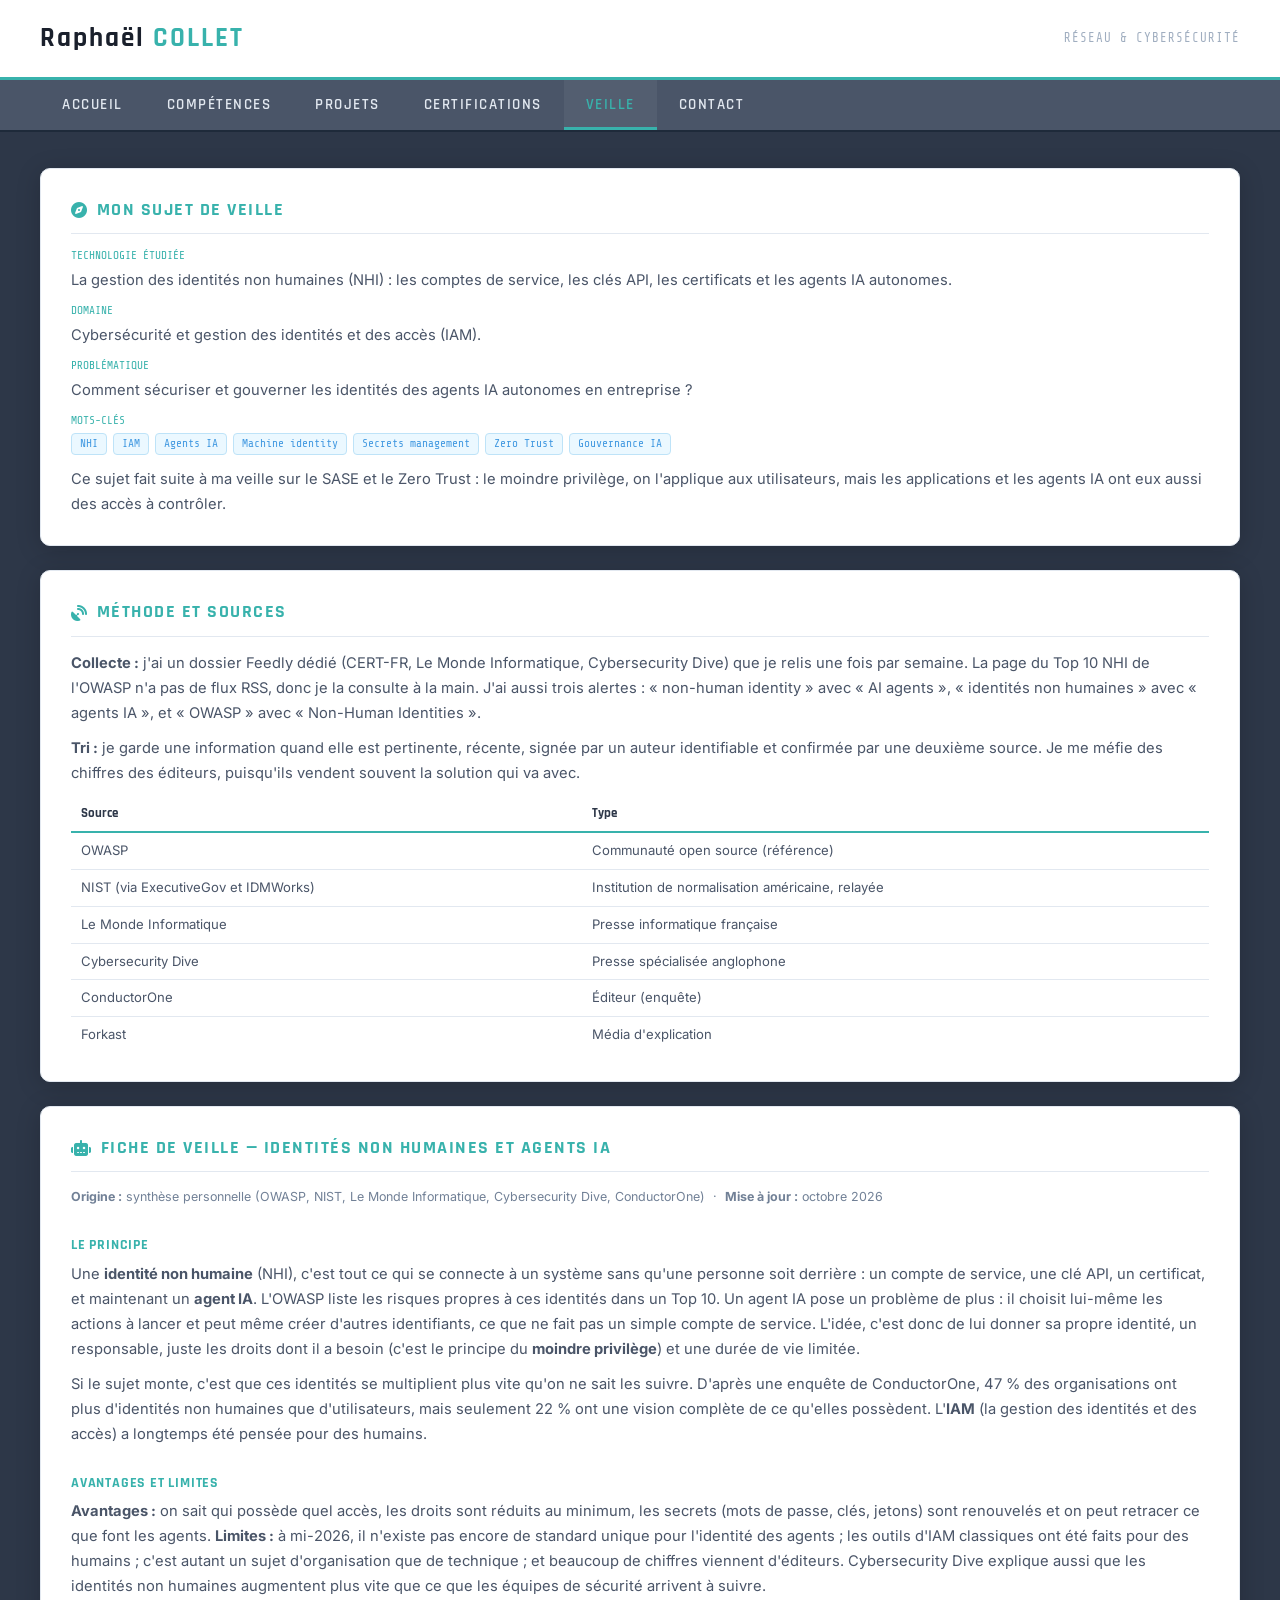
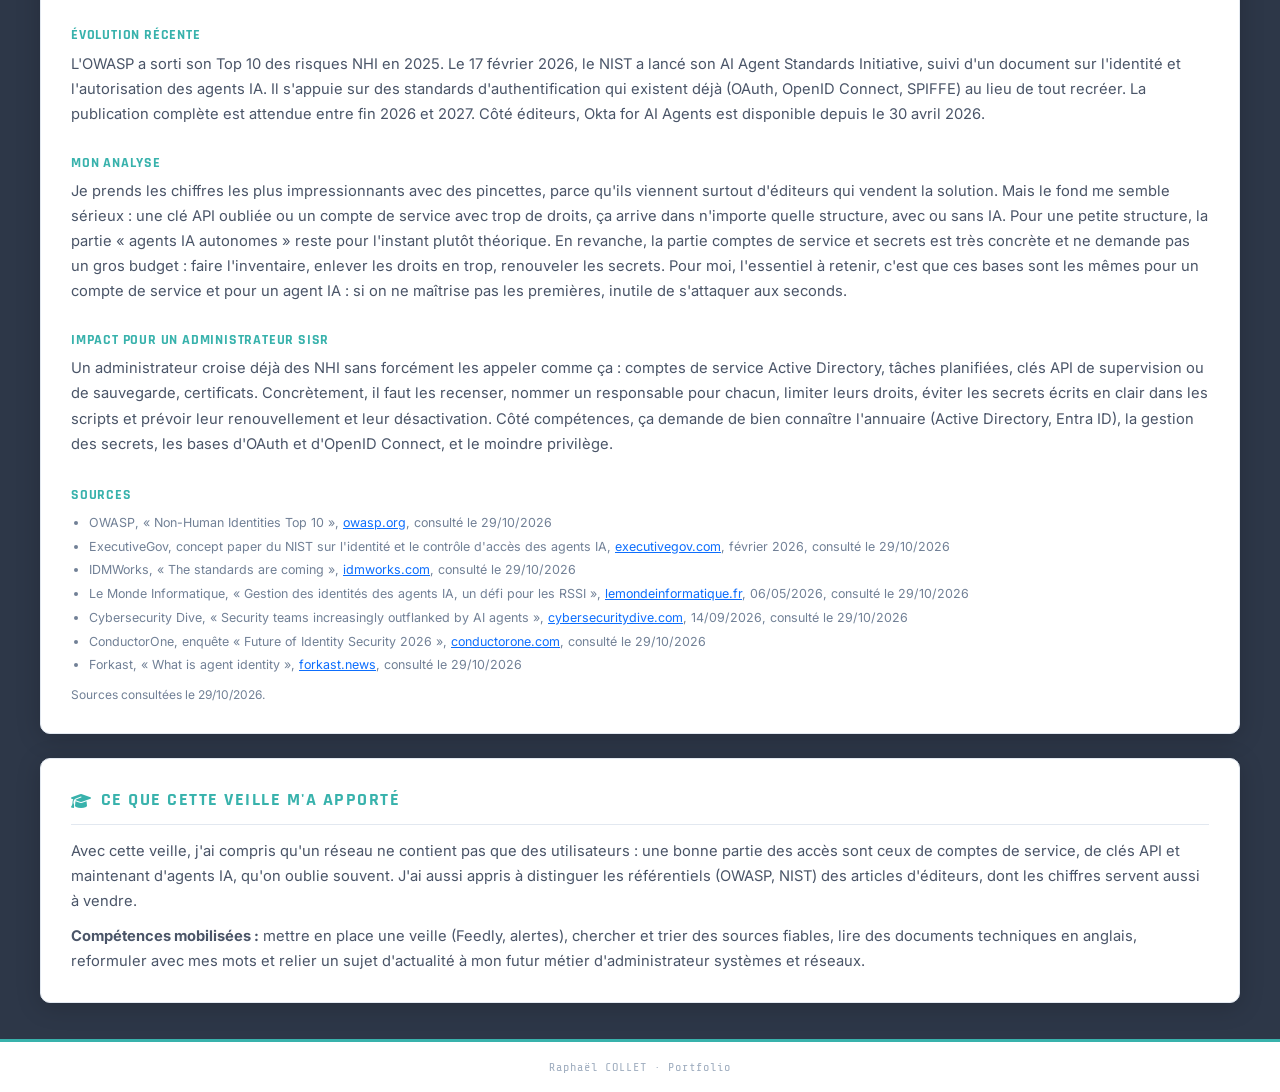
<file: veille/nhi.html>
<!DOCTYPE html>
<html lang="fr">
<head>
  <meta charset="UTF-8">
  <meta name="viewport" content="width=device-width, initial-scale=1.0">
  <title>Veille NHI | Raphaël COLLET</title>
  <meta name="description" content="Veille technologique de Raphaël COLLET sur la gestion des identités non humaines (NHI) et des agents IA : sujet, méthode, sources et fiche de veille.">
  <meta property="og:type" content="website">
  <meta property="og:site_name" content="Portfolio Raphaël COLLET">
  <meta property="og:title" content="Veille NHI | Raphaël COLLET">
  <meta property="og:description" content="Ma veille sur les identités non humaines (NHI) et les agents IA : méthode, sources et fiche de veille.">
  <meta property="og:image" content="../og-image.png">
  <meta name="twitter:card" content="summary_large_image">
  <link rel="icon" type="image/svg+xml" href="../favicon.svg">
  <link rel="stylesheet" href="https://cdn.jsdelivr.net/npm/bootstrap@5.3.3/dist/css/bootstrap.min.css">
  <link rel="stylesheet" href="https://cdnjs.cloudflare.com/ajax/libs/font-awesome/6.5.0/css/all.min.css">
  <link rel="stylesheet" href="../css/style.css">
</head>
<body>

<header>
  <div class="logo-name">Raphaël <span>COLLET</span></div>
  <div class="header-tag">RÉSEAU & CYBERSÉCURITÉ</div>
</header>

<nav>
  <a href="../index.html">Accueil</a>
  <a href="../competences.html">Compétences</a>
  <a href="../projets.html">Projets</a>
  <a href="../certifications.html">Certifications</a>
  <a href="../veille.html" class="active">Veille</a>
  <a href="../contact.html">Contact</a>
</nav>

<main>
  <div class="grid-layout layout-veille">

    <!-- SUJET -->
    <div class="card" style="grid-column: 1 / -1;">
      <div class="card-title"><i class="fa-solid fa-compass"></i> Mon sujet de veille</div>
      <div class="v-label">TECHNOLOGIE ÉTUDIÉE</div>
      <p class="v-text">La gestion des identités non humaines (NHI) : les comptes de service, les clés API, les certificats et les agents IA autonomes.</p>
      <div class="v-label">DOMAINE</div>
      <p class="v-text">Cybersécurité et gestion des identités et des accès (IAM).</p>
      <div class="v-label">PROBLÉMATIQUE</div>
      <p class="v-text">Comment sécuriser et gouverner les identités des agents IA autonomes en entreprise ?</p>
      <div class="v-label">MOTS-CLÉS</div>
      <div class="project-tags"><span class="tag">NHI</span><span class="tag">IAM</span><span class="tag">Agents IA</span><span class="tag">Machine identity</span><span class="tag">Secrets management</span><span class="tag">Zero Trust</span><span class="tag">Gouvernance IA</span></div>
      <p class="v-text" style="margin-top:12px; margin-bottom:0;">Ce sujet fait suite à ma veille sur le SASE et le Zero Trust : le moindre privilège, on l'applique aux utilisateurs, mais les applications et les agents IA ont eux aussi des accès à contrôler.</p>
    </div>

    <!-- METHODE ET SOURCES -->
    <div class="card" style="grid-column: 1 / -1;">
      <div class="card-title"><i class="fa-solid fa-satellite-dish"></i> Méthode et sources</div>
      <p class="v-text"><strong>Collecte :</strong> j'ai un dossier Feedly dédié (CERT-FR, Le Monde Informatique, Cybersecurity Dive) que je relis une fois par semaine. La page du Top 10 NHI de l'OWASP n'a pas de flux RSS, donc je la consulte à la main. J'ai aussi trois alertes : « non-human identity » avec « AI agents », « identités non humaines » avec « agents IA », et « OWASP » avec « Non-Human Identities ».</p>
      <p class="v-text"><strong>Tri :</strong> je garde une information quand elle est pertinente, récente, signée par un auteur identifiable et confirmée par une deuxième source. Je me méfie des chiffres des éditeurs, puisqu'ils vendent souvent la solution qui va avec.</p>
      <div class="v-table-wrap">
        <table class="v-table">
          <thead>
            <tr><th>Source</th><th>Type</th></tr>
          </thead>
          <tbody>
            <tr><td>OWASP</td><td>Communauté open source (référence)</td></tr>
            <tr><td>NIST (via ExecutiveGov et IDMWorks)</td><td>Institution de normalisation américaine, relayée</td></tr>
            <tr><td>Le Monde Informatique</td><td>Presse informatique française</td></tr>
            <tr><td>Cybersecurity Dive</td><td>Presse spécialisée anglophone</td></tr>
            <tr><td>ConductorOne</td><td>Éditeur (enquête)</td></tr>
            <tr><td>Forkast</td><td>Média d'explication</td></tr>
          </tbody>
        </table>
      </div>
    </div>

    <!-- FICHE DE VEILLE UNIQUE -->
    <div class="card" style="grid-column: 1 / -1;">
      <div class="card-title"><i class="fa-solid fa-robot"></i> Fiche de veille — Identités non humaines et agents IA</div>
      <p style="font-size:0.78rem; color:#718096; margin-bottom:12px;">
        <strong>Origine :</strong> synthèse personnelle (OWASP, NIST, Le Monde Informatique, Cybersecurity Dive, ConductorOne) &nbsp;·&nbsp;
        <strong>Mise à jour :</strong> octobre 2026
      </p>

      <div class="v-h">Le principe</div>
      <p class="v-text">Une <strong>identité non humaine</strong> (NHI), c'est tout ce qui se connecte à un système sans qu'une personne soit derrière : un compte de service, une clé API, un certificat, et maintenant un <strong>agent IA</strong>. L'OWASP liste les risques propres à ces identités dans un Top 10. Un agent IA pose un problème de plus : il choisit lui-même les actions à lancer et peut même créer d'autres identifiants, ce que ne fait pas un simple compte de service. L'idée, c'est donc de lui donner sa propre identité, un responsable, juste les droits dont il a besoin (c'est le principe du <strong>moindre privilège</strong>) et une durée de vie limitée.</p>
      <p class="v-text">Si le sujet monte, c'est que ces identités se multiplient plus vite qu'on ne sait les suivre. D'après une enquête de ConductorOne, 47 % des organisations ont plus d'identités non humaines que d'utilisateurs, mais seulement 22 % ont une vision complète de ce qu'elles possèdent. L'<strong>IAM</strong> (la gestion des identités et des accès) a longtemps été pensée pour des humains.</p>

      <div class="v-h">Avantages et limites</div>
      <p class="v-text"><strong>Avantages :</strong> on sait qui possède quel accès, les droits sont réduits au minimum, les secrets (mots de passe, clés, jetons) sont renouvelés et on peut retracer ce que font les agents. <strong>Limites :</strong> à mi-2026, il n'existe pas encore de standard unique pour l'identité des agents ; les outils d'IAM classiques ont été faits pour des humains ; c'est autant un sujet d'organisation que de technique ; et beaucoup de chiffres viennent d'éditeurs. Cybersecurity Dive explique aussi que les identités non humaines augmentent plus vite que ce que les équipes de sécurité arrivent à suivre.</p>

      <div class="v-h">Évolution récente</div>
      <p class="v-text">L'OWASP a sorti son Top 10 des risques NHI en 2025. Le 17 février 2026, le NIST a lancé son AI Agent Standards Initiative, suivi d'un document sur l'identité et l'autorisation des agents IA. Il s'appuie sur des standards d'authentification qui existent déjà (OAuth, OpenID Connect, SPIFFE) au lieu de tout recréer. La publication complète est attendue entre fin 2026 et 2027. Côté éditeurs, Okta for AI Agents est disponible depuis le 30 avril 2026.</p>

      <div class="v-h">Mon analyse</div>
      <p class="v-text">Je prends les chiffres les plus impressionnants avec des pincettes, parce qu'ils viennent surtout d'éditeurs qui vendent la solution. Mais le fond me semble sérieux : une clé API oubliée ou un compte de service avec trop de droits, ça arrive dans n'importe quelle structure, avec ou sans IA. Pour une petite structure, la partie « agents IA autonomes » reste pour l'instant plutôt théorique. En revanche, la partie comptes de service et secrets est très concrète et ne demande pas un gros budget : faire l'inventaire, enlever les droits en trop, renouveler les secrets. Pour moi, l'essentiel à retenir, c'est que ces bases sont les mêmes pour un compte de service et pour un agent IA : si on ne maîtrise pas les premières, inutile de s'attaquer aux seconds.</p>

      <div class="v-h">Impact pour un administrateur SISR</div>
      <p class="v-text" style="margin-bottom:12px;">Un administrateur croise déjà des NHI sans forcément les appeler comme ça : comptes de service Active Directory, tâches planifiées, clés API de supervision ou de sauvegarde, certificats. Concrètement, il faut les recenser, nommer un responsable pour chacun, limiter leurs droits, éviter les secrets écrits en clair dans les scripts et prévoir leur renouvellement et leur désactivation. Côté compétences, ça demande de bien connaître l'annuaire (Active Directory, Entra ID), la gestion des secrets, les bases d'OAuth et d'OpenID Connect, et le moindre privilège.</p>

      <div class="v-h">Sources</div>
      <ul class="v-src">
        <li>OWASP, « Non-Human Identities Top 10 », <a href="https://owasp.org/www-project-non-human-identities-top-10/" target="_blank" rel="noopener">owasp.org</a>, consulté le 29/10/2026</li>
        <li>ExecutiveGov, concept paper du NIST sur l'identité et le contrôle d'accès des agents IA, <a href="https://executivegov.com/articles/nist-nccoe-concept-paper-ai-agent-access-controls" target="_blank" rel="noopener">executivegov.com</a>, février 2026, consulté le 29/10/2026</li>
        <li>IDMWorks, « The standards are coming », <a href="https://www.idmworks.com/insight/the-standards-are-coming/" target="_blank" rel="noopener">idmworks.com</a>, consulté le 29/10/2026</li>
        <li>Le Monde Informatique, « Gestion des identités des agents IA, un défi pour les RSSI », <a href="https://www.lemondeinformatique.fr/actualites/lire-gestion-des-identites-des-agents-ia-un-defi-pour-les-rssi-100096.html" target="_blank" rel="noopener">lemondeinformatique.fr</a>, 06/05/2026, consulté le 29/10/2026</li>
        <li>Cybersecurity Dive, « Security teams increasingly outflanked by AI agents », <a href="https://www.cybersecuritydive.com/news/security-teams-increasingly-outflanked-by-ai-agents/830290/" target="_blank" rel="noopener">cybersecuritydive.com</a>, 14/09/2026, consulté le 29/10/2026</li>
        <li>ConductorOne, enquête « Future of Identity Security 2026 », <a href="https://www.conductorone.com/news/press-release/future-of-identity-security-2026" target="_blank" rel="noopener">conductorone.com</a>, consulté le 29/10/2026</li>
        <li>Forkast, « What is agent identity », <a href="https://forkast.news/what-is-agent-identity/" target="_blank" rel="noopener">forkast.news</a>, consulté le 29/10/2026</li>
      </ul>
      <p style="font-size:0.75rem; color:#718096; margin:8px 0 0;">Sources consultées le 29/10/2026.</p>
    </div>

    <!-- BILAN -->
    <div class="card" style="grid-column: 1 / -1;">
      <div class="card-title"><i class="fa-solid fa-graduation-cap"></i> Ce que cette veille m'a apporté</div>
      <p class="v-text">Avec cette veille, j'ai compris qu'un réseau ne contient pas que des utilisateurs : une bonne partie des accès sont ceux de comptes de service, de clés API et maintenant d'agents IA, qu'on oublie souvent. J'ai aussi appris à distinguer les référentiels (OWASP, NIST) des articles d'éditeurs, dont les chiffres servent aussi à vendre.</p>
      <p class="v-text" style="margin-bottom:0;"><strong>Compétences mobilisées :</strong> mettre en place une veille (Feedly, alertes), chercher et trier des sources fiables, lire des documents techniques en anglais, reformuler avec mes mots et relier un sujet d'actualité à mon futur métier d'administrateur systèmes et réseaux.</p>
    </div>

  </div>
</main>

<footer>
  Raphaël COLLET · Portfolio
</footer>

<script src="https://cdn.jsdelivr.net/npm/bootstrap@5.3.3/dist/js/bootstrap.bundle.min.js"></script>
</body>
</html>
</file>
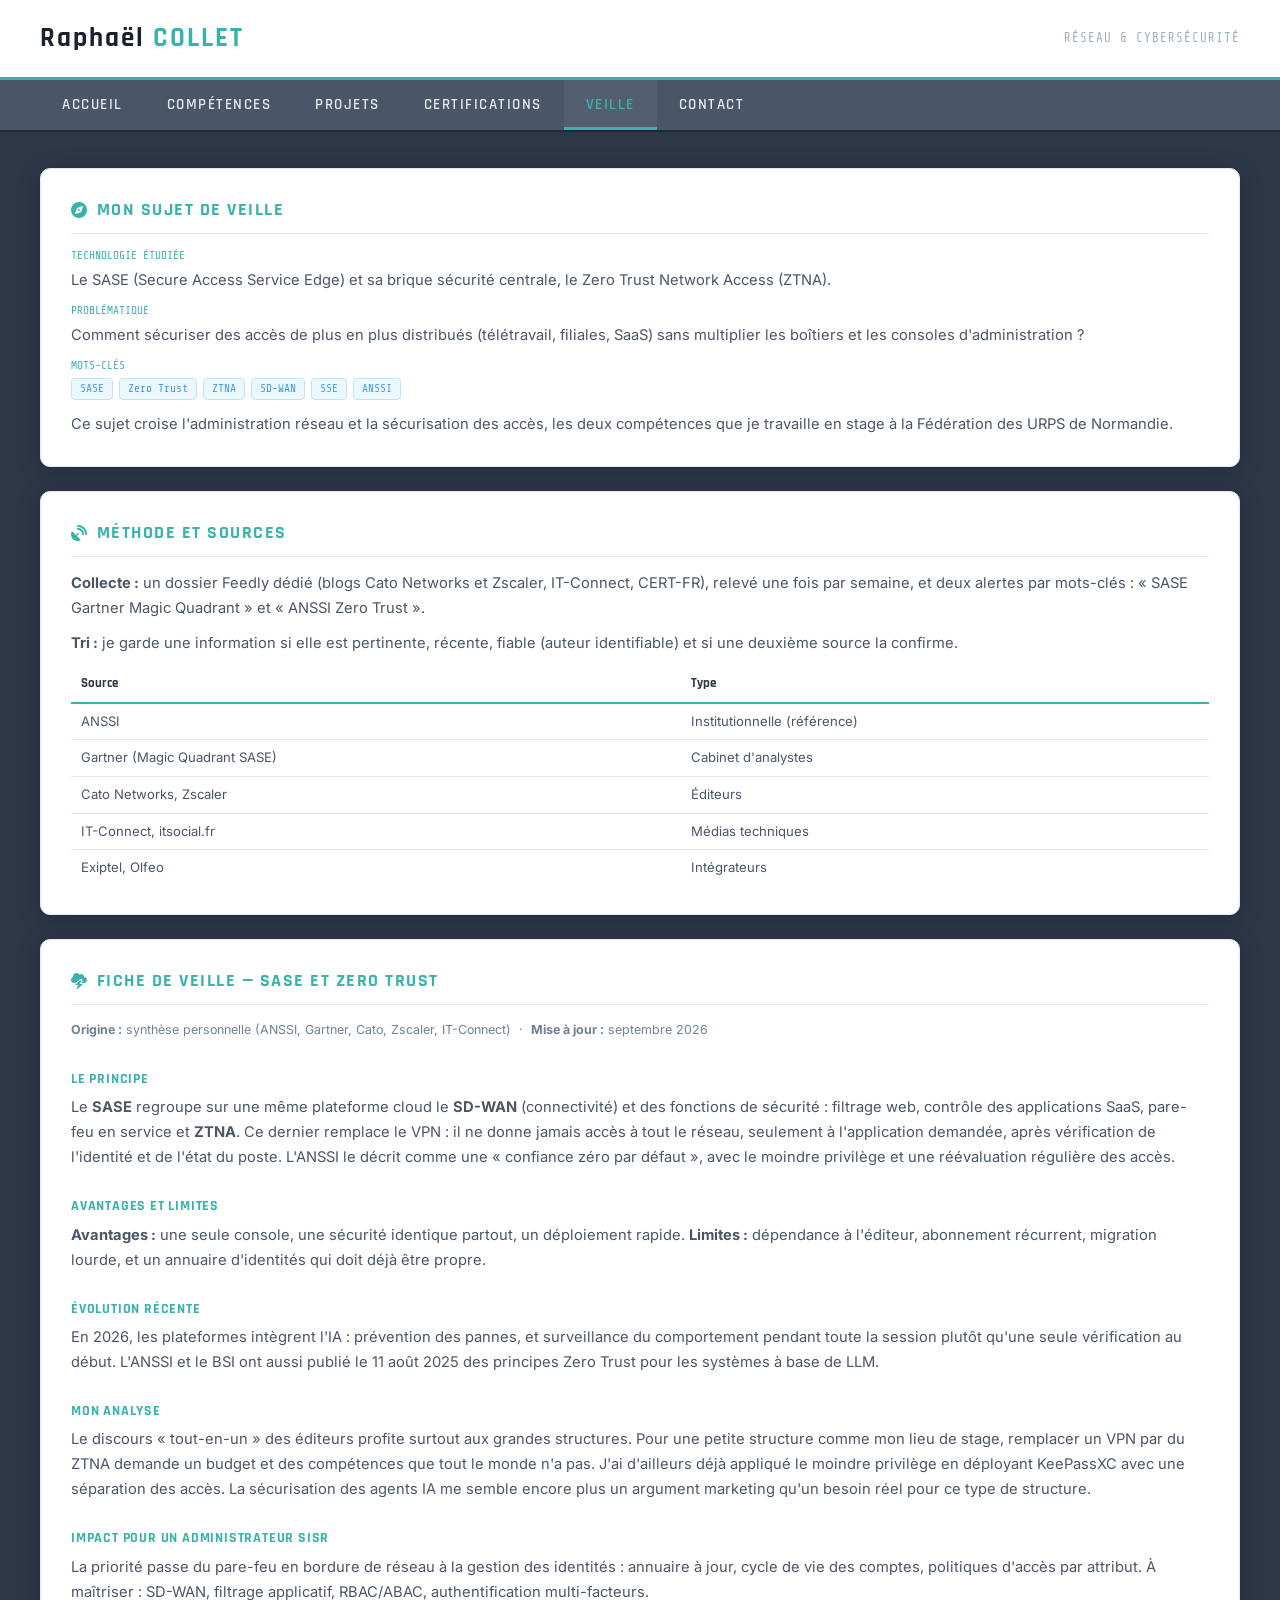
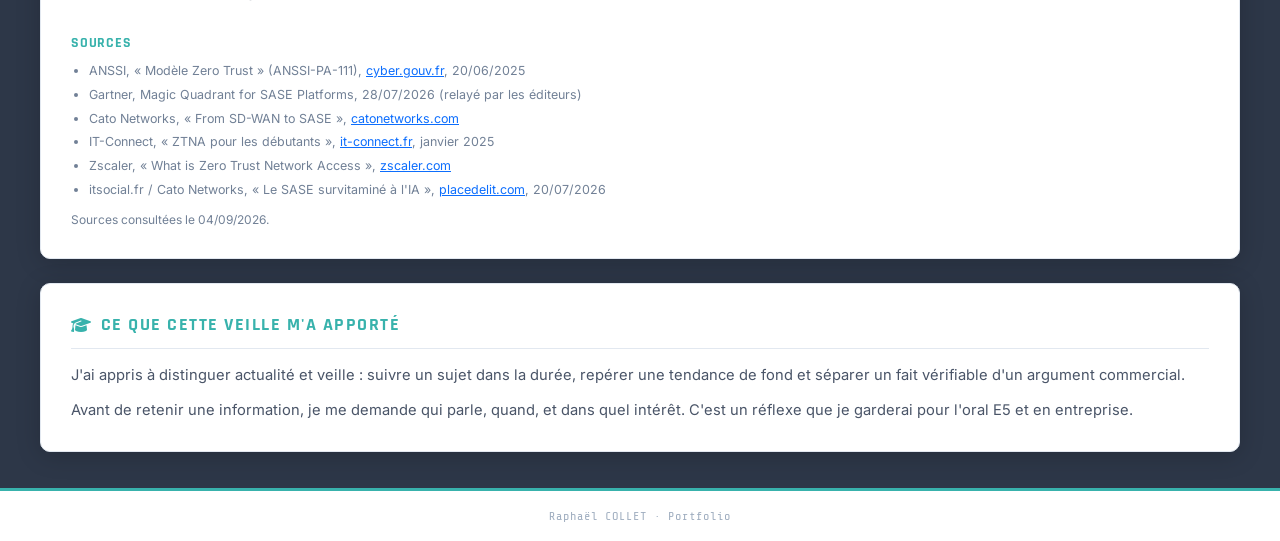
<file: veille/sase.html>
<!DOCTYPE html>
<html lang="fr">
<head>
  <meta charset="UTF-8">
  <meta name="viewport" content="width=device-width, initial-scale=1.0">
  <title>Veille technologique | Raphaël COLLET</title>
  <meta name="description" content="Veille technologique de Raphaël COLLET sur le SASE et le Zero Trust (ZTNA) : sujet, méthode, sources et fiche de veille.">
  <meta property="og:type" content="website">
  <meta property="og:site_name" content="Portfolio Raphaël COLLET">
  <meta property="og:title" content="Veille technologique | Raphaël COLLET">
  <meta property="og:description" content="Ma veille sur le SASE et le zero trust (ZTNA) : méthode, sources et fiche de veille.">
  <meta property="og:image" content="../og-image.png">
  <meta name="twitter:card" content="summary_large_image">
  <link rel="icon" type="image/svg+xml" href="../favicon.svg">
  <link rel="stylesheet" href="https://cdn.jsdelivr.net/npm/bootstrap@5.3.3/dist/css/bootstrap.min.css">
  <link rel="stylesheet" href="https://cdnjs.cloudflare.com/ajax/libs/font-awesome/6.5.0/css/all.min.css">
  <link rel="stylesheet" href="../css/style.css">
</head>
<body>

<header>
  <div class="logo-name">Raphaël <span>COLLET</span></div>
  <div class="header-tag">RÉSEAU & CYBERSÉCURITÉ</div>
</header>

<nav>
  <a href="../index.html">Accueil</a>
  <a href="../competences.html">Compétences</a>
  <a href="../projets.html">Projets</a>
  <a href="../certifications.html">Certifications</a>
  <a href="../veille.html" class="active">Veille</a>
  <a href="../contact.html">Contact</a>
</nav>

<main>
  <div class="grid-layout layout-veille">

    <!-- SUJET -->
    <div class="card" style="grid-column: 1 / -1;">
      <div class="card-title"><i class="fa-solid fa-compass"></i> Mon sujet de veille</div>
      <div class="v-label">TECHNOLOGIE ÉTUDIÉE</div>
      <p class="v-text">Le SASE (Secure Access Service Edge) et sa brique sécurité centrale, le Zero Trust Network Access (ZTNA).</p>
      <div class="v-label">PROBLÉMATIQUE</div>
      <p class="v-text">Comment sécuriser des accès de plus en plus distribués (télétravail, filiales, SaaS) sans multiplier les boîtiers et les consoles d'administration ?</p>
      <div class="v-label">MOTS-CLÉS</div>
      <div class="project-tags"><span class="tag">SASE</span><span class="tag">Zero Trust</span><span class="tag">ZTNA</span><span class="tag">SD-WAN</span><span class="tag">SSE</span><span class="tag">ANSSI</span></div>
      <p class="v-text" style="margin-top:12px; margin-bottom:0;">Ce sujet croise l'administration réseau et la sécurisation des accès, les deux compétences que je travaille en stage à la Fédération des URPS de Normandie.</p>
    </div>

    <!-- METHODE ET SOURCES -->
    <div class="card" style="grid-column: 1 / -1;">
      <div class="card-title"><i class="fa-solid fa-satellite-dish"></i> Méthode et sources</div>
      <p class="v-text"><strong>Collecte :</strong> un dossier Feedly dédié (blogs Cato Networks et Zscaler, IT-Connect, CERT-FR), relevé une fois par semaine, et deux alertes par mots-clés : « SASE Gartner Magic Quadrant » et « ANSSI Zero Trust ».</p>
      <p class="v-text"><strong>Tri :</strong> je garde une information si elle est pertinente, récente, fiable (auteur identifiable) et si une deuxième source la confirme.</p>
      <div style="overflow-x:auto;">
        <table style="width:100%; border-collapse:collapse; font-size:0.82rem;">
          <thead>
            <tr style="border-bottom:2px solid var(--accent);">
              <th style="text-align:left; padding:8px 10px; color:#2d3748; font-family:'Rajdhani',sans-serif;">Source</th>
              <th style="text-align:left; padding:8px 10px; color:#2d3748; font-family:'Rajdhani',sans-serif;">Type</th>
            </tr>
          </thead>
          <tbody style="color:#4a5568;">
            <tr style="border-bottom:1px solid #e2e8f0;"><td style="padding:8px 10px;">ANSSI</td><td style="padding:8px 10px;">Institutionnelle (référence)</td></tr>
            <tr style="border-bottom:1px solid #e2e8f0;"><td style="padding:8px 10px;">Gartner (Magic Quadrant SASE)</td><td style="padding:8px 10px;">Cabinet d'analystes</td></tr>
            <tr style="border-bottom:1px solid #e2e8f0;"><td style="padding:8px 10px;">Cato Networks, Zscaler</td><td style="padding:8px 10px;">Éditeurs</td></tr>
            <tr style="border-bottom:1px solid #e2e8f0;"><td style="padding:8px 10px;">IT-Connect, itsocial.fr</td><td style="padding:8px 10px;">Médias techniques</td></tr>
            <tr><td style="padding:8px 10px;">Exiptel, Olfeo</td><td style="padding:8px 10px;">Intégrateurs</td></tr>
          </tbody>
        </table>
      </div>
    </div>

    <!-- FICHE DE VEILLE UNIQUE -->
    <div class="card" style="grid-column: 1 / -1;">
      <div class="card-title"><i class="fa-solid fa-cloud-bolt"></i> Fiche de veille — SASE et Zero Trust</div>
      <p style="font-size:0.78rem; color:#718096; margin-bottom:12px;">
        <strong>Origine :</strong> synthèse personnelle (ANSSI, Gartner, Cato, Zscaler, IT-Connect) &nbsp;·&nbsp;
        <strong>Mise à jour :</strong> septembre 2026
      </p>

      <div class="v-h">Le principe</div>
      <p class="v-text">Le <strong>SASE</strong> regroupe sur une même plateforme cloud le <strong>SD-WAN</strong> (connectivité) et des fonctions de sécurité : filtrage web, contrôle des applications SaaS, pare-feu en service et <strong>ZTNA</strong>. Ce dernier remplace le VPN : il ne donne jamais accès à tout le réseau, seulement à l'application demandée, après vérification de l'identité et de l'état du poste. L'ANSSI le décrit comme une « confiance zéro par défaut », avec le moindre privilège et une réévaluation régulière des accès.</p>

      <div class="v-h">Avantages et limites</div>
      <p class="v-text"><strong>Avantages :</strong> une seule console, une sécurité identique partout, un déploiement rapide. <strong>Limites :</strong> dépendance à l'éditeur, abonnement récurrent, migration lourde, et un annuaire d'identités qui doit déjà être propre.</p>

      <div class="v-h">Évolution récente</div>
      <p class="v-text">En 2026, les plateformes intègrent l'IA : prévention des pannes, et surveillance du comportement pendant toute la session plutôt qu'une seule vérification au début. L'ANSSI et le BSI ont aussi publié le 11 août 2025 des principes Zero Trust pour les systèmes à base de LLM.</p>

      <div class="v-h">Mon analyse</div>
      <p class="v-text">Le discours « tout-en-un » des éditeurs profite surtout aux grandes structures. Pour une petite structure comme mon lieu de stage, remplacer un VPN par du ZTNA demande un budget et des compétences que tout le monde n'a pas. J'ai d'ailleurs déjà appliqué le moindre privilège en déployant KeePassXC avec une séparation des accès. La sécurisation des agents IA me semble encore plus un argument marketing qu'un besoin réel pour ce type de structure.</p>

      <div class="v-h">Impact pour un administrateur SISR</div>
      <p class="v-text" style="margin-bottom:12px;">La priorité passe du pare-feu en bordure de réseau à la gestion des identités : annuaire à jour, cycle de vie des comptes, politiques d'accès par attribut. À maîtriser : SD-WAN, filtrage applicatif, RBAC/ABAC, authentification multi-facteurs.</p>

      <div class="v-h">Sources</div>
      <ul class="v-src">
        <li>ANSSI, « Modèle Zero Trust » (ANSSI-PA-111), <a href="https://messervices.cyber.gouv.fr/documents-guides/anssi-fondamentaux-zero-trust-v1.0.pdf" target="_blank" rel="noopener">cyber.gouv.fr</a>, 20/06/2025</li>
        <li>Gartner, Magic Quadrant for SASE Platforms, 28/07/2026 (relayé par les éditeurs)</li>
        <li>Cato Networks, « From SD-WAN to SASE », <a href="https://www.catonetworks.com/fr/sase/from-sd-wan-to-sase-how-the-wan-evolution-is-progressing/" target="_blank" rel="noopener">catonetworks.com</a></li>
        <li>IT-Connect, « ZTNA pour les débutants », <a href="https://www.it-connect.fr/zero-trust-network-access-ztna-pour-les-debutants/" target="_blank" rel="noopener">it-connect.fr</a>, janvier 2025</li>
        <li>Zscaler, « What is Zero Trust Network Access », <a href="https://www.zscaler.com/fr/resources/security-terms-glossary/what-is-zero-trust-network-access" target="_blank" rel="noopener">zscaler.com</a></li>
        <li>itsocial.fr / Cato Networks, « Le SASE survitaminé à l'IA », <a href="https://placedelit.com/cato-networks-sase-survitamine-ia-bouclier-resilience/" target="_blank" rel="noopener">placedelit.com</a>, 20/07/2026</li>
      </ul>
      <p style="font-size:0.75rem; color:#718096; margin:8px 0 0;">Sources consultées le 04/09/2026.</p>
    </div>

    <!-- BILAN -->
    <div class="card" style="grid-column: 1 / -1;">
      <div class="card-title"><i class="fa-solid fa-graduation-cap"></i> Ce que cette veille m'a apporté</div>
      <p class="v-text">J'ai appris à distinguer actualité et veille : suivre un sujet dans la durée, repérer une tendance de fond et séparer un fait vérifiable d'un argument commercial.</p>
      <p class="v-text" style="margin-bottom:0;">Avant de retenir une information, je me demande qui parle, quand, et dans quel intérêt. C'est un réflexe que je garderai pour l'oral E5 et en entreprise.</p>
    </div>

  </div>
</main>

<footer>
  Raphaël COLLET · Portfolio
</footer>

<script src="https://cdn.jsdelivr.net/npm/bootstrap@5.3.3/dist/js/bootstrap.bundle.min.js"></script>
</body>
</html>
</file>
<file: css/style.css>
@import url('https://fonts.googleapis.com/css2?family=Share+Tech+Mono&family=Rajdhani:wght@400;500;600;700&family=Inter:wght@300;400;500&display=swap');

:root {
  --bg-dark: #2d3748;
  --bg-darker: #1e2a3a;
  --bg-nav: #4a5568;
  --bg-card: #ffffff;
  --bg-header: #ffffff;
  --accent: #38b2ac;
  --accent2: #4299e1;
  --text-dark: #1a202c;
  --text-light: #e2e8f0;
  --text-muted: #a0aec0;
  --border-card: #e2e8f0;
  --shadow: 0 4px 24px rgba(0,0,0,0.18);
}

*, *::before, *::after {
  box-sizing: border-box;
  margin: 0;
  padding: 0;
}

body {
  font-family: 'Inter', sans-serif;
  background: var(--bg-dark);
  color: var(--text-light);
  min-height: 100vh;
  display: flex;
  flex-direction: column;
}

header {
  background: var(--bg-header);
  color: var(--text-dark);
  padding: 18px 40px;
  display: flex;
  align-items: center;
  justify-content: space-between;
  border-bottom: 3px solid var(--accent);
}

header .logo-name {
  font-family: 'Rajdhani', sans-serif;
  font-weight: 700;
  font-size: 1.7rem;
  letter-spacing: 2px;
  color: var(--text-dark);
}

header .logo-name span {
  color: var(--accent);
}

header .header-tag {
  font-family: 'Share Tech Mono', monospace;
  font-size: 0.78rem;
  color: var(--text-muted);
  letter-spacing: 1px;
}

nav {
  background: var(--bg-nav);
  padding: 0 40px;
  display: flex;
  gap: 0;
  align-items: stretch;
  border-bottom: 2px solid var(--bg-darker);
}

nav a {
  font-family: 'Rajdhani', sans-serif;
  font-weight: 600;
  font-size: 0.92rem;
  letter-spacing: 1.5px;
  text-transform: uppercase;
  color: var(--text-light);
  text-decoration: none;
  padding: 14px 22px;
  position: relative;
  transition: color 0.2s, background 0.2s;
}

nav a::after {
  content: '';
  position: absolute;
  bottom: 0;
  left: 0;
  right: 0;
  height: 3px;
  background: var(--accent);
  transform: scaleX(0);
  transition: transform 0.25s;
}

nav a:hover,
nav a.active {
  color: var(--accent);
  background: rgba(255,255,255,0.05);
}

nav a:hover::after,
nav a.active::after {
  transform: scaleX(1);
}

main {
  flex: 1;
  padding: 36px 40px;
  background: var(--bg-dark);
}

.grid-layout {
  display: grid;
  gap: 24px;
}

.layout-home {
  grid-template-columns: 1fr 2fr;
  grid-template-rows: auto;
}

.layout-skills {
  grid-template-columns: 1fr 1fr;
}

.layout-projects {
  grid-template-columns: 1fr;
}

.layout-certs {
  grid-template-columns: 1fr 1fr;
}

.layout-veille {
  grid-template-columns: 1fr 1fr;
}

.layout-contact {
  grid-template-columns: 1fr 1fr;
}

.grid-2,
.grid-3 {
  display: grid;
}

.grid-2 {
  grid-template-columns: 1fr 1fr;
}

.grid-3 {
  grid-template-columns: 1fr 1fr 1fr;
}

.card {
  background: var(--bg-card);
  color: var(--text-dark);
  border-radius: 10px;
  padding: 28px 30px;
  box-shadow: var(--shadow);
  transition: transform 0.2s, box-shadow 0.2s;
  border: 1px solid var(--border-card);
}

.card:hover {
  transform: translateY(-3px);
  box-shadow: 0 8px 32px rgba(0,0,0,0.22);
}

.card.tall {
  grid-row: span 2;
}

.card.wide {
  grid-column: span 2;
}

.card-title {
  font-family: 'Rajdhani', sans-serif;
  font-weight: 700;
  font-size: 1.1rem;
  letter-spacing: 1.5px;
  text-transform: uppercase;
  color: var(--accent);
  margin-bottom: 14px;
  display: flex;
  align-items: center;
  gap: 8px;
  border-bottom: 1px solid var(--border-card);
  padding-bottom: 10px;
}

.card-title i {
  font-size: 1rem;
}

.card h2 {
  font-family: 'Rajdhani', sans-serif;
  font-weight: 700;
  font-size: 1.5rem;
  color: var(--text-dark);
  margin-bottom: 8px;
}

.card p {
  font-size: 0.92rem;
  line-height: 1.7;
  color: #4a5568;
}

.profile-avatar {
  width: 90px;
  height: 90px;
  border-radius: 50%;
  background: linear-gradient(135deg, var(--accent), var(--accent2));
  display: flex;
  align-items: center;
  justify-content: center;
  font-family: 'Rajdhani', sans-serif;
  font-weight: 700;
  font-size: 2rem;
  color: white;
  margin: 0 auto 18px;
  letter-spacing: 2px;
}

.profile-name {
  font-family: 'Rajdhani', sans-serif;
  font-weight: 700;
  font-size: 1.4rem;
  text-align: center;
  color: var(--text-dark);
  margin-bottom: 4px;
}

.profile-role {
  font-family: 'Share Tech Mono', monospace;
  font-size: 0.75rem;
  color: var(--accent);
  text-align: center;
  letter-spacing: 1px;
  margin-bottom: 18px;
}

.profile-info-row {
  display: flex;
  align-items: center;
  gap: 8px;
  font-size: 0.85rem;
  color: #4a5568;
  margin-bottom: 8px;
}

.profile-info-row i {
  color: var(--accent);
  width: 16px;
}

.badge {
  display: inline-block;
  background: linear-gradient(135deg, var(--accent), var(--accent2));
  color: white;
  font-family: 'Share Tech Mono', monospace;
  font-size: 0.7rem;
  padding: 3px 10px;
  border-radius: 20px;
  margin: 3px 3px 0 0;
  letter-spacing: 0.5px;
}

.skill-item {
  margin-bottom: 14px;
}

.skill-label {
  display: flex;
  justify-content: space-between;
  font-size: 0.85rem;
  color: #4a5568;
  margin-bottom: 5px;
  font-weight: 500;
}

.skill-bar {
  background: #e2e8f0;
  border-radius: 4px;
  height: 7px;
  overflow: hidden;
}

.skill-fill {
  height: 100%;
  border-radius: 4px;
  background: linear-gradient(90deg, var(--accent), var(--accent2));
  transition: width 1s ease;
}

.project-card {
  background: var(--bg-card);
  border-radius: 10px;
  padding: 24px 28px;
  box-shadow: var(--shadow);
  border-left: 4px solid var(--accent);
  margin-bottom: 20px;
  transition: transform 0.2s;
}

.project-card:hover {
  transform: translateX(4px);
}

.project-card h3 {
  font-family: 'Rajdhani', sans-serif;
  font-weight: 700;
  font-size: 1.15rem;
  color: var(--text-dark);
  margin-bottom: 6px;
}

.project-card p {
  font-size: 0.88rem;
  color: #4a5568;
  line-height: 1.6;
  margin-bottom: 12px;
}

.project-tags {
  display: flex;
  flex-wrap: wrap;
  gap: 6px;
}

.tag {
  font-family: 'Share Tech Mono', monospace;
  font-size: 0.7rem;
  background: #ebf8ff;
  color: var(--accent2);
  border: 1px solid #bee3f8;
  border-radius: 4px;
  padding: 2px 8px;
}

.cert-item {
  display: flex;
  align-items: flex-start;
  gap: 14px;
  padding: 14px 0;
  border-bottom: 1px solid #e2e8f0;
}

.cert-item:last-child {
  border-bottom: none;
}

.cert-icon {
  width: 42px;
  height: 42px;
  border-radius: 8px;
  background: linear-gradient(135deg, var(--accent), var(--accent2));
  display: flex;
  align-items: center;
  justify-content: center;
  color: white;
  font-size: 1.1rem;
  flex-shrink: 0;
}

.cert-info h4 {
  font-family: 'Rajdhani', sans-serif;
  font-weight: 700;
  font-size: 0.98rem;
  color: var(--text-dark);
}

.cert-info p {
  font-size: 0.82rem;
  color: #718096;
}

.veille-item {
  padding: 14px 0;
  border-bottom: 1px solid #e2e8f0;
}

.veille-item:last-child {
  border-bottom: none;
}

.veille-date {
  font-family: 'Share Tech Mono', monospace;
  font-size: 0.7rem;
  color: var(--accent);
  margin-bottom: 4px;
}

.veille-item h4 {
  font-family: 'Rajdhani', sans-serif;
  font-weight: 600;
  font-size: 0.95rem;
  color: var(--text-dark);
  margin-bottom: 4px;
}

.veille-item p {
  font-size: 0.83rem;
  color: #4a5568;
  line-height: 1.5;
}

.contact-row {
  display: flex;
  align-items: center;
  gap: 12px;
  padding: 12px 0;
  border-bottom: 1px solid #e2e8f0;
  text-decoration: none;
  color: #4a5568;
  font-size: 0.9rem;
  transition: color 0.2s;
}

.contact-row:last-child {
  border-bottom: none;
}

.contact-row:hover {
  color: var(--accent);
}

.contact-icon {
  width: 36px;
  height: 36px;
  border-radius: 8px;
  background: linear-gradient(135deg, var(--accent), var(--accent2));
  display: flex;
  align-items: center;
  justify-content: center;
  color: white;
  font-size: 0.95rem;
  flex-shrink: 0;
}

.btn-cv {
  display: inline-flex;
  align-items: center;
  gap: 8px;
  margin-top: 18px;
  background: linear-gradient(135deg, var(--accent), var(--accent2));
  color: white;
  font-family: 'Rajdhani', sans-serif;
  font-weight: 700;
  font-size: 0.95rem;
  letter-spacing: 1.5px;
  text-transform: uppercase;
  text-decoration: none;
  padding: 10px 24px;
  border-radius: 6px;
  transition: opacity 0.2s, transform 0.2s;
}

.btn-cv:hover {
  opacity: 0.88;
  transform: translateY(-2px);
}

footer {
  background: var(--bg-header);
  color: var(--text-muted);
  text-align: center;
  padding: 16px 40px;
  font-family: 'Share Tech Mono', monospace;
  font-size: 0.75rem;
  letter-spacing: 1px;
  border-top: 3px solid var(--accent);
}

@media (max-width: 768px) {
  header, nav, main, footer {
    padding-left: 16px;
    padding-right: 16px;
  }
  nav {
    flex-wrap: wrap;
  }
  .layout-home,
  .layout-skills,
  .layout-certs,
  .layout-veille,
  .layout-contact {
    grid-template-columns: 1fr;
  }
  .grid-2,
  .grid-3 {
    grid-template-columns: 1fr;
  }
  .card.tall,
  .card.wide {
    grid-row: unset;
    grid-column: unset;
  }
}

/* Styles déplacés depuis certifications.html */
.inprogress-badge {
  display: inline-flex;
  align-items: center;
  gap: 5px;
  background: #ebf8ff;
  border: 1px solid #90cdf4;
  border-radius: 20px;
  padding: 3px 10px;
  font-size: 0.78rem;
  font-weight: 700;
  color: #2b6cb0;
}

/* Styles déplacés depuis veille.html */
.v-label { font-family:'Share Tech Mono',monospace; font-size:0.7rem; color:var(--accent); margin-bottom:3px; }
.v-text  { font-size:0.87rem; line-height:1.6; color:#4a5568; margin:0 0 10px; }
.v-h     { font-family:'Rajdhani',sans-serif; font-weight:700; font-size:0.85rem; letter-spacing:0.8px; text-transform:uppercase; color:var(--accent); margin:16px 0 6px; }
.v-src   { font-size:0.78rem; color:#718096; line-height:1.9; margin:0; padding-left:18px; }

/* Niveaux de compétences (remplacent les pourcentages) */
.skill-item .skill-label { align-items: center; gap: 12px; }
.skill-level { font-family:'Share Tech Mono',monospace; font-size:0.7rem; letter-spacing:0.5px; padding:2px 10px; border-radius:20px; white-space:nowrap; border:1px solid transparent; flex-shrink:0; }
.skill-level.lvl-1 { background:#edf2f7; color:#4a5568; border-color:#cbd5e0; }
.skill-level.lvl-2 { background:#ebf8ff; color:#2b6cb0; border-color:#bee3f8; }
.skill-level.lvl-3 { background:#e6fffa; color:#234e52; border-color:#81e6d9; }
.skill-legend { display:flex; flex-wrap:wrap; gap:12px 28px; font-size:0.85rem; color:#4a5568; }
.skill-legend .skill-level { margin-right:8px; }

/* Menu des veilles (veille.html) */
.veille-choice { display:flex; flex-direction:column; }
.veille-choice .project-tags { margin-bottom:14px; }
.card .veille-meta { font-size:0.78rem; color:#718096; margin:0 0 16px; }
.veille-choice .btn-cv { margin-top:auto; align-self:flex-start; }

/* Tableaux, glossaire et listes des pages de veille */
.v-table-wrap { overflow-x:auto; }
.v-table { width:100%; border-collapse:collapse; font-size:0.82rem; }
.v-table th { text-align:left; padding:8px 10px; color:#2d3748; font-family:'Rajdhani',sans-serif; border-bottom:2px solid var(--accent); }
.v-table td { padding:8px 10px; color:#4a5568; border-bottom:1px solid #e2e8f0; vertical-align:top; }
.v-table tr:last-child td { border-bottom:none; }
.v-gloss { margin:0; }
.v-gloss dt { font-family:'Rajdhani',sans-serif; font-weight:700; font-size:0.92rem; color:var(--text-dark); margin-top:10px; }
.v-gloss dd { font-size:0.87rem; line-height:1.6; color:#4a5568; margin:2px 0 0; }
.v-list { font-size:0.87rem; line-height:1.7; color:#4a5568; margin:0 0 10px; padding-left:18px; }
</file>
